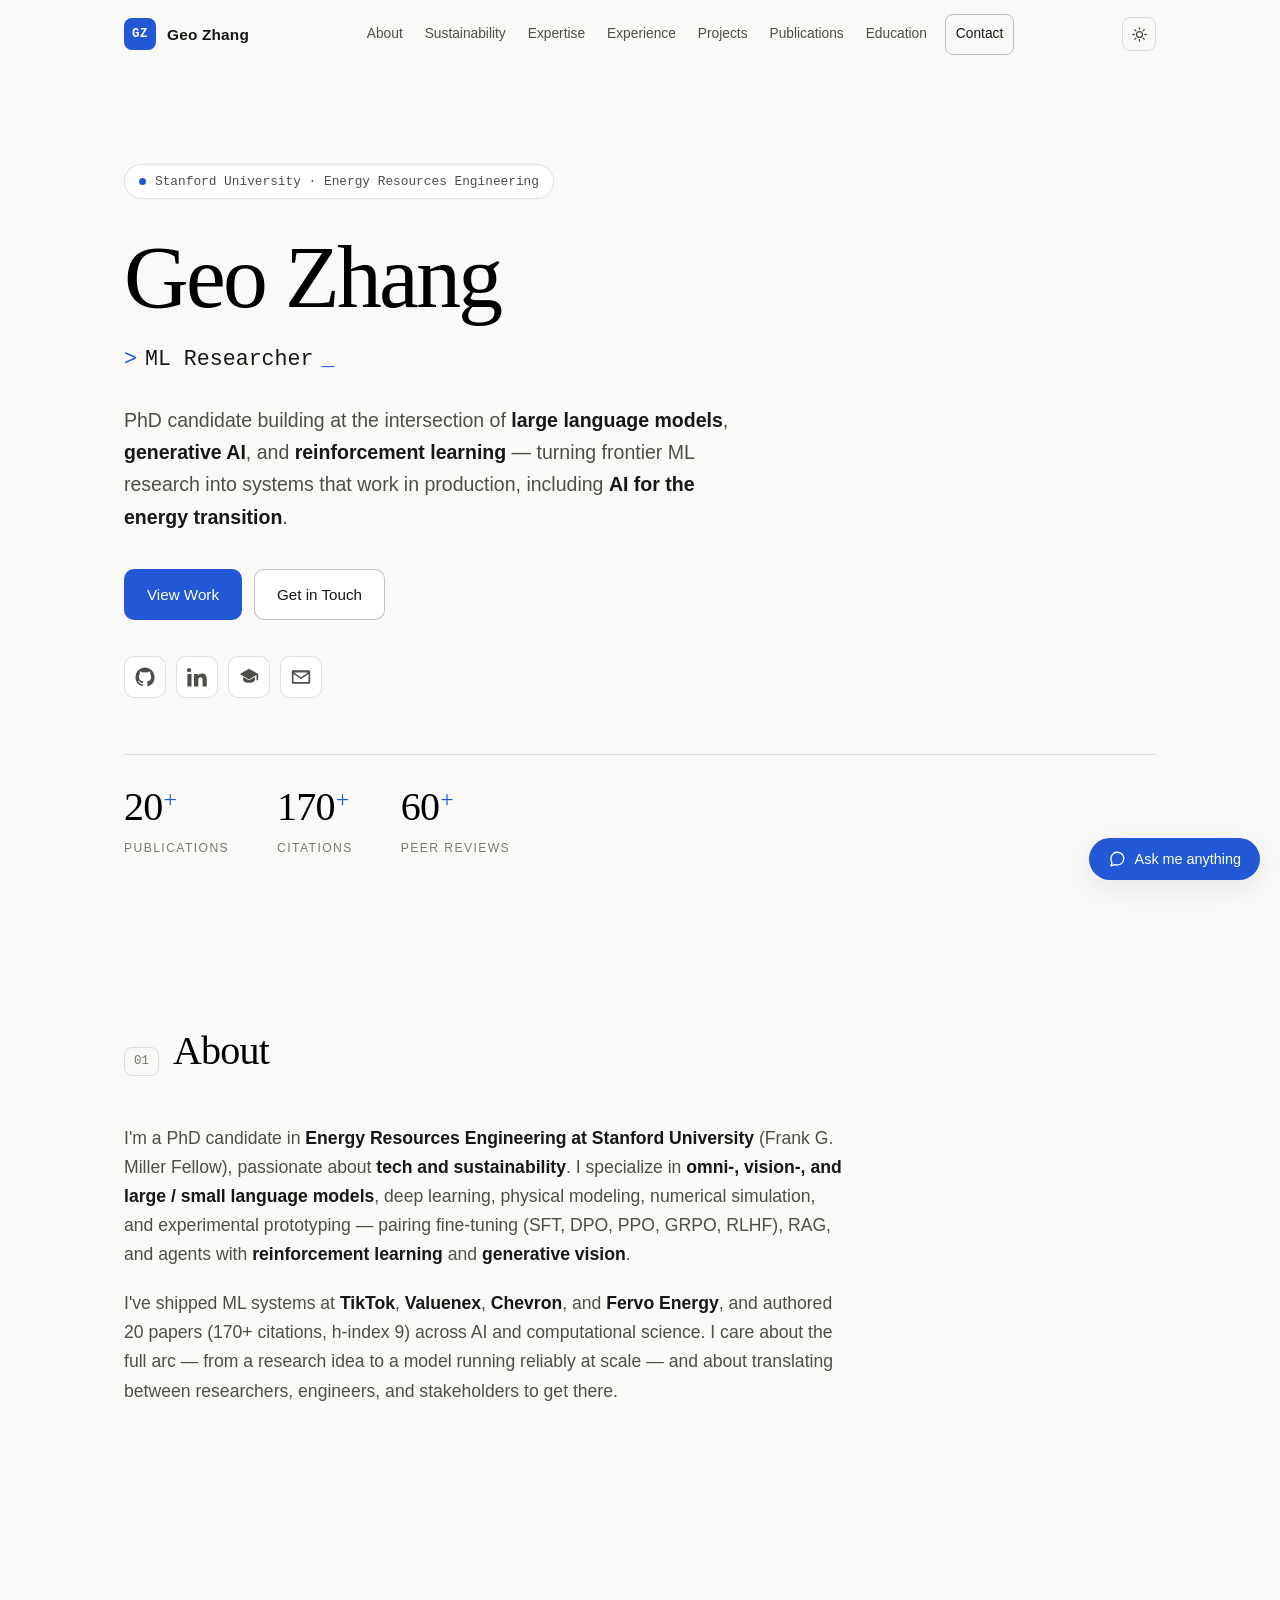
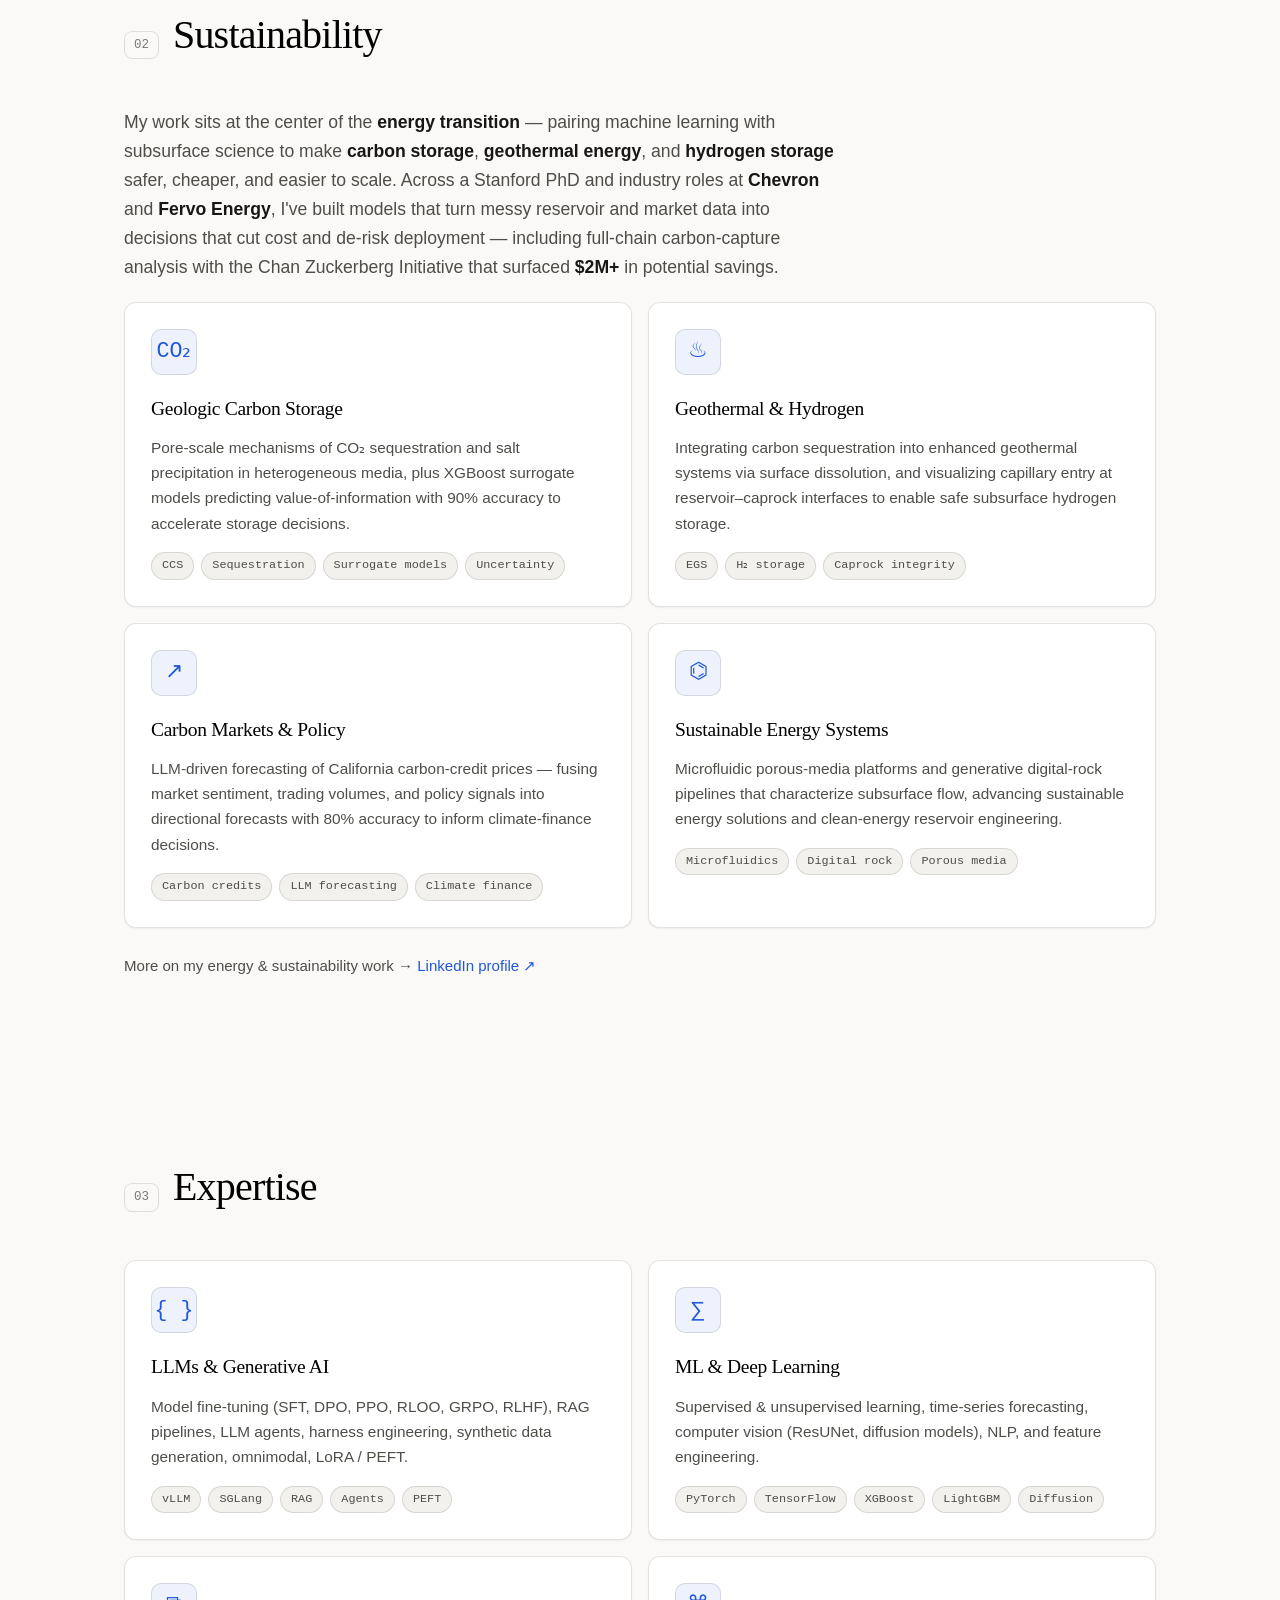
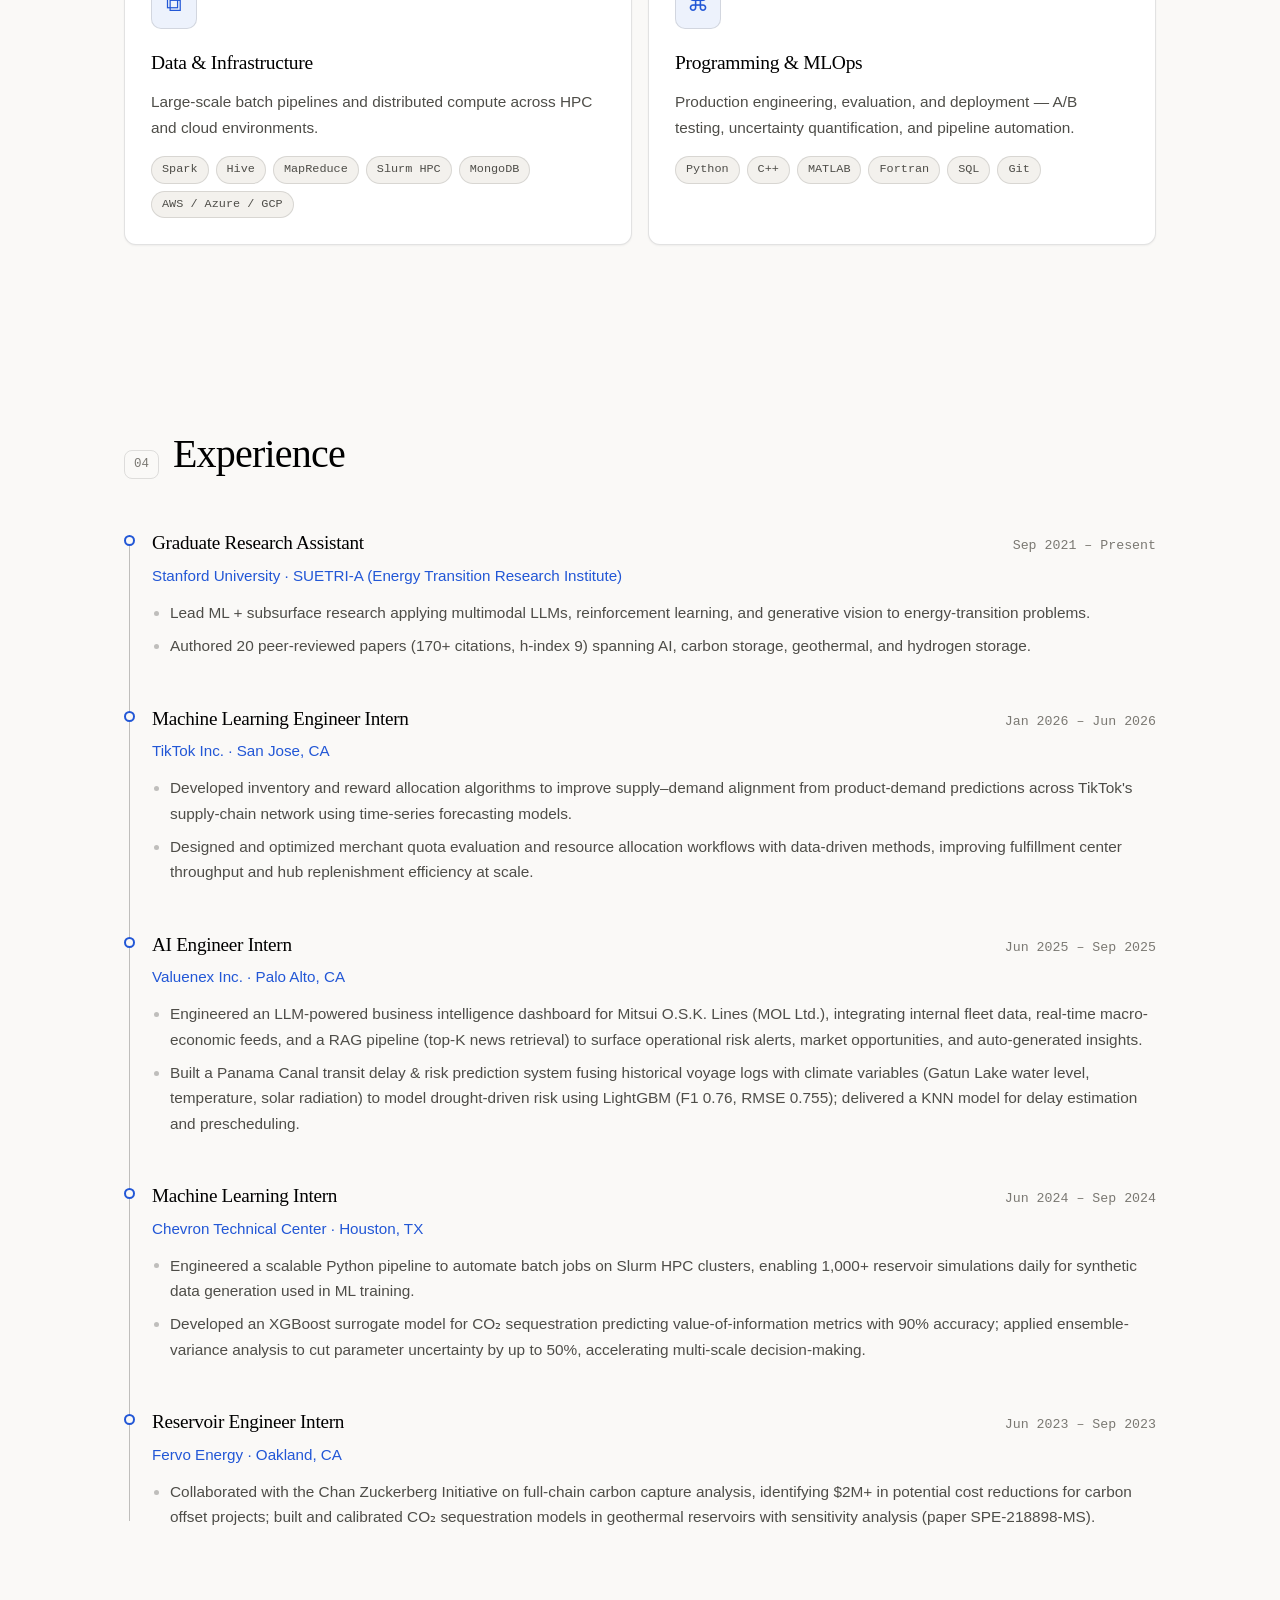
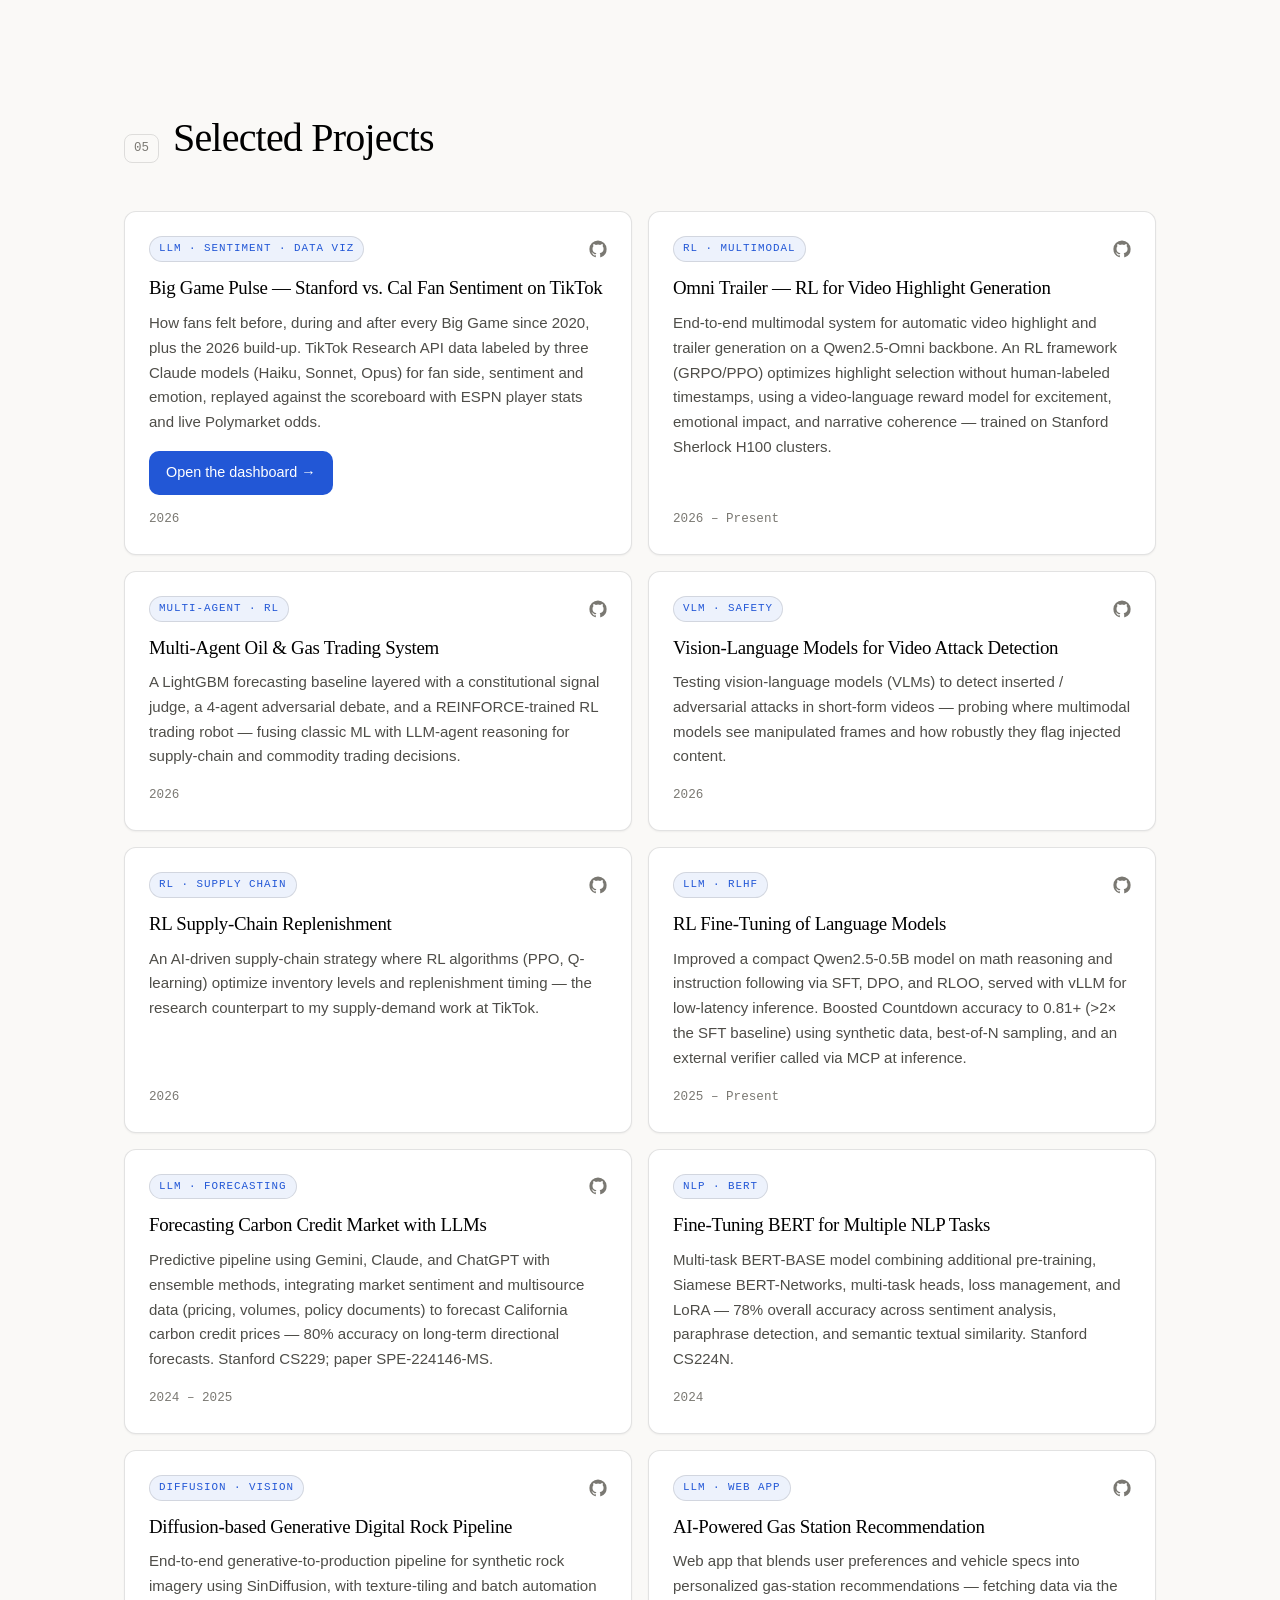
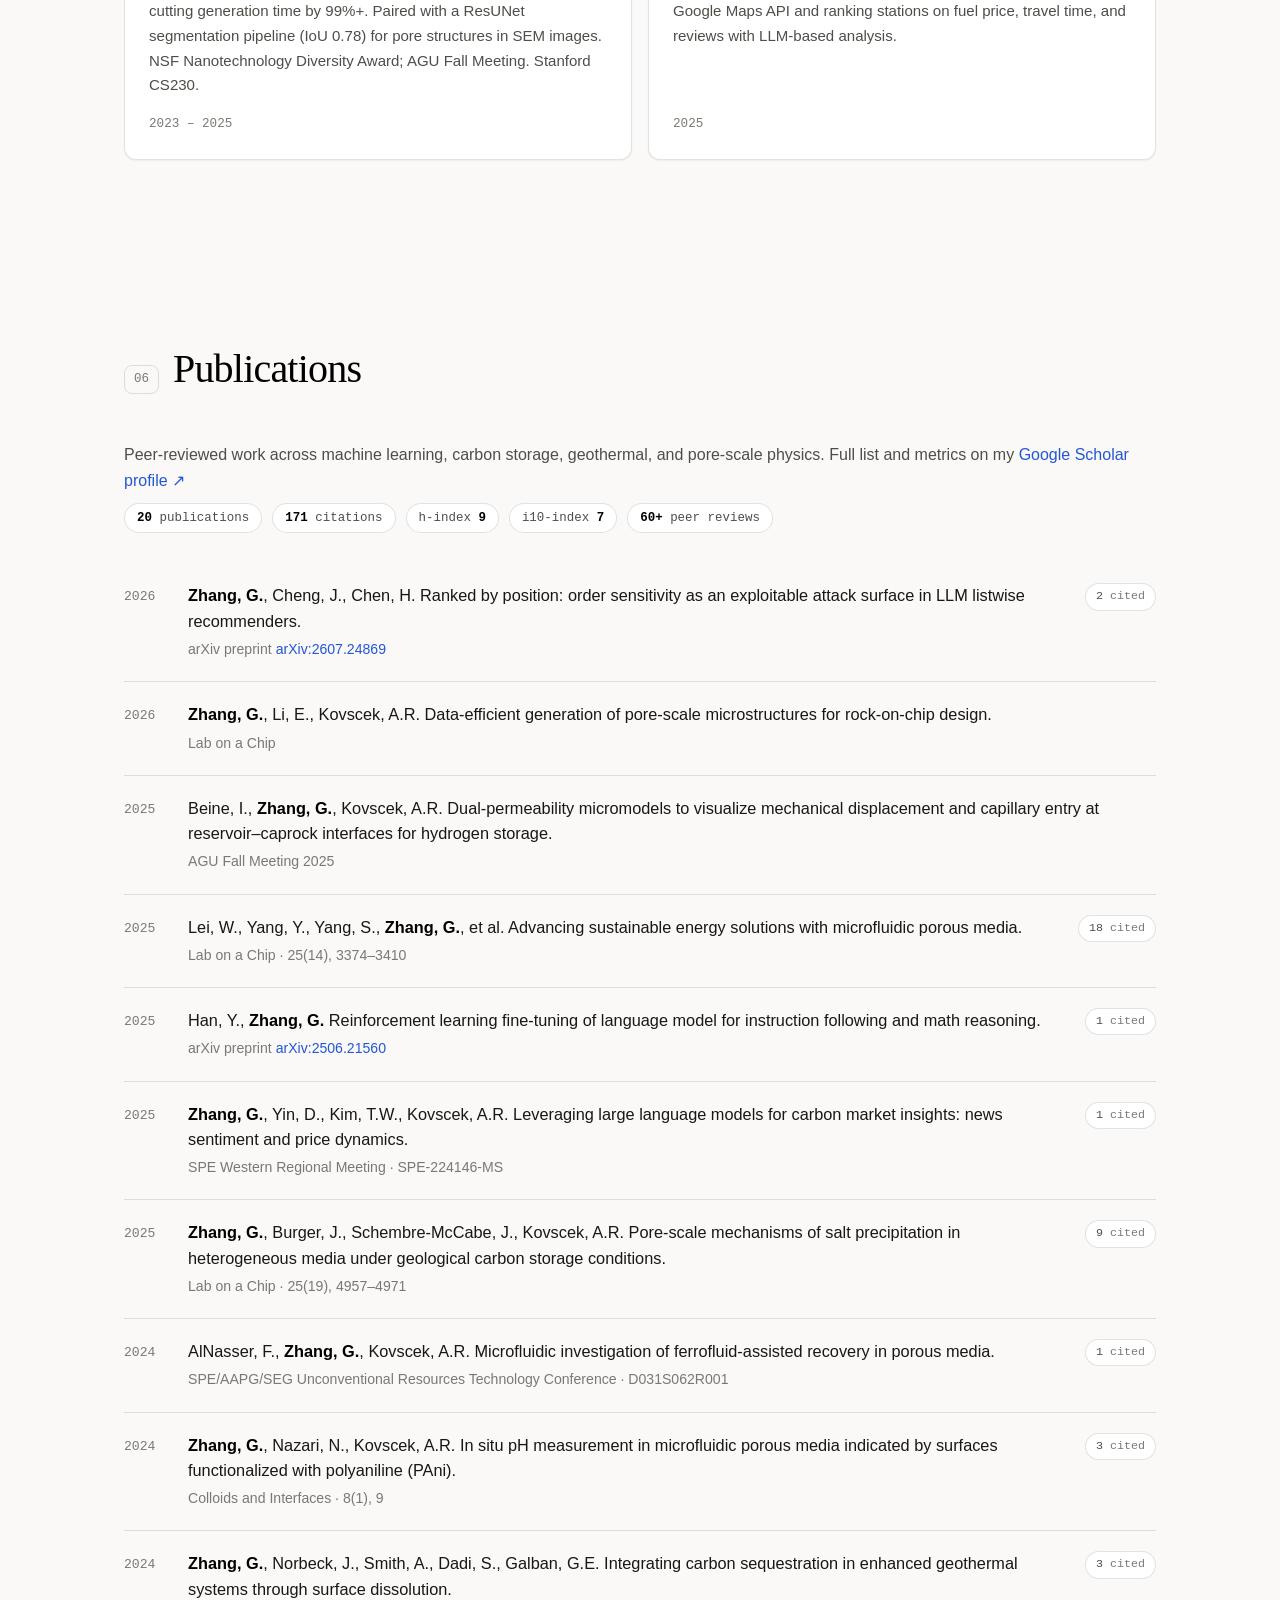
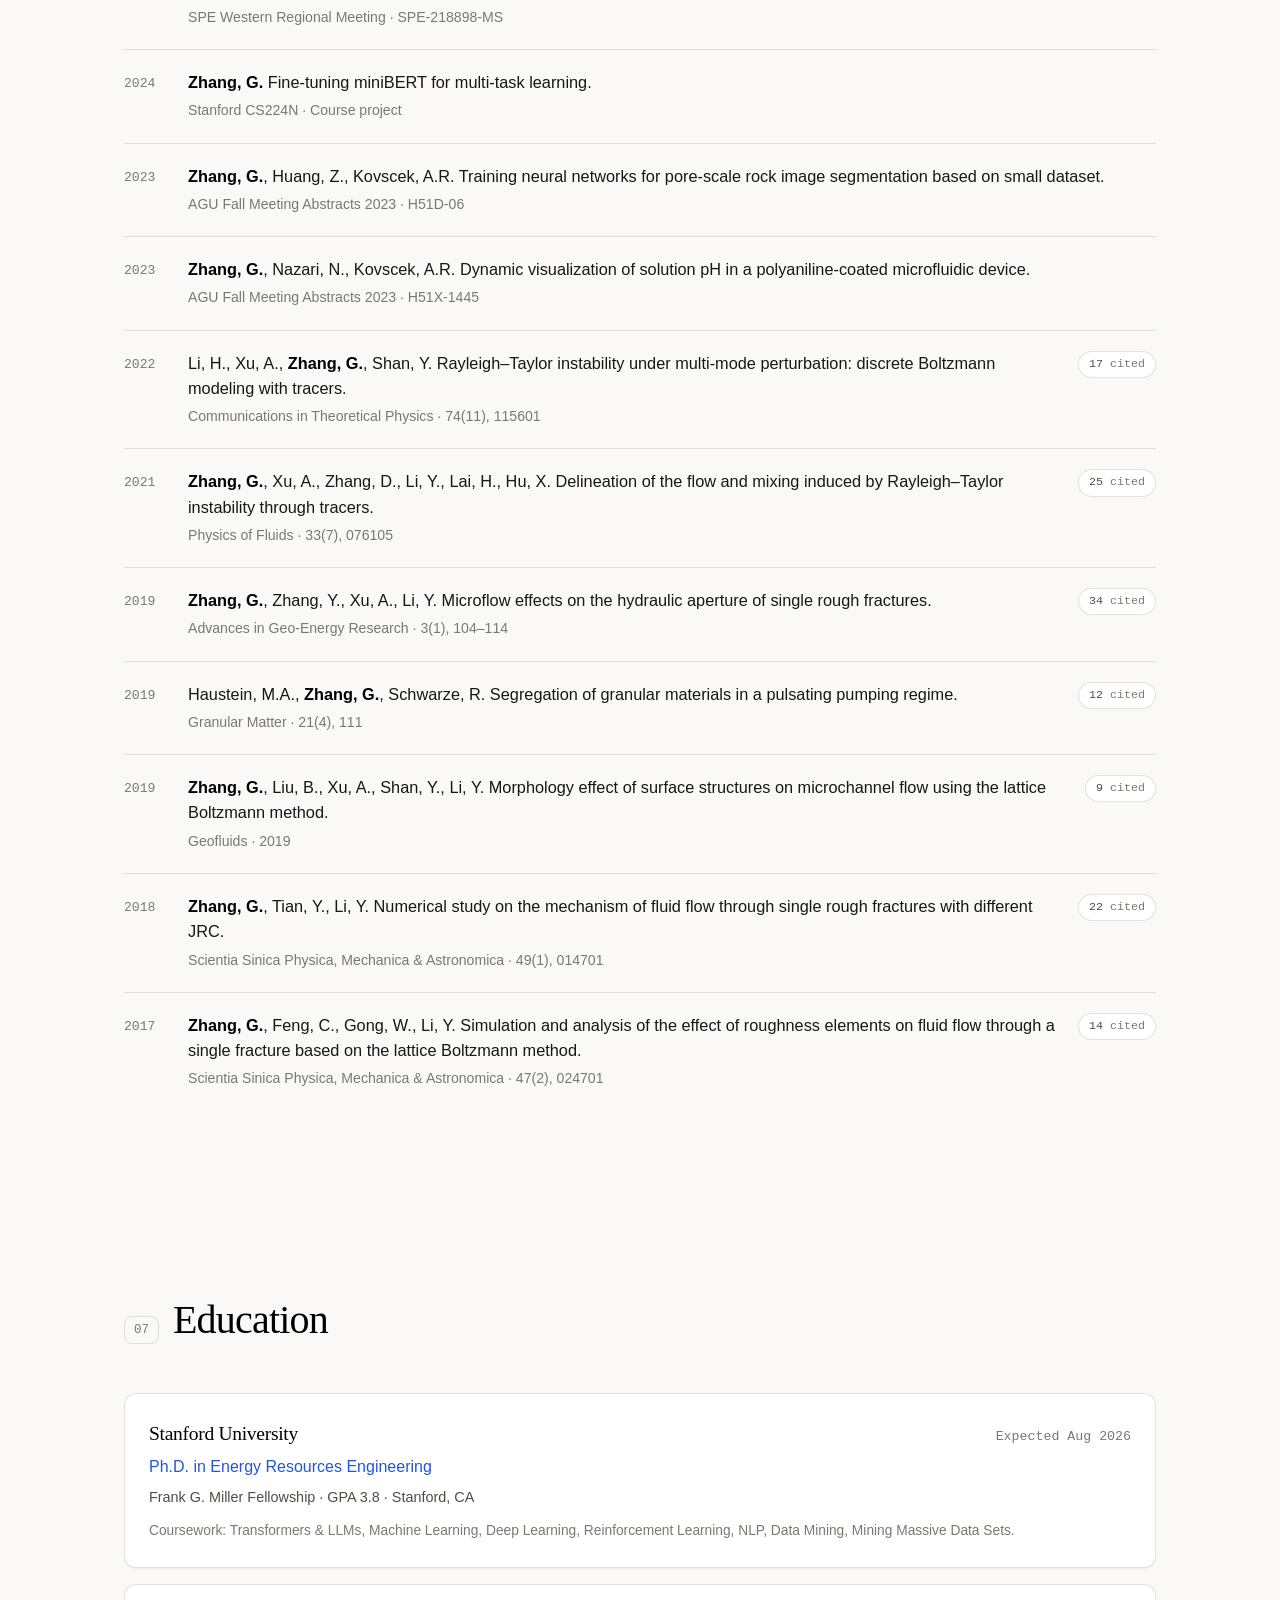
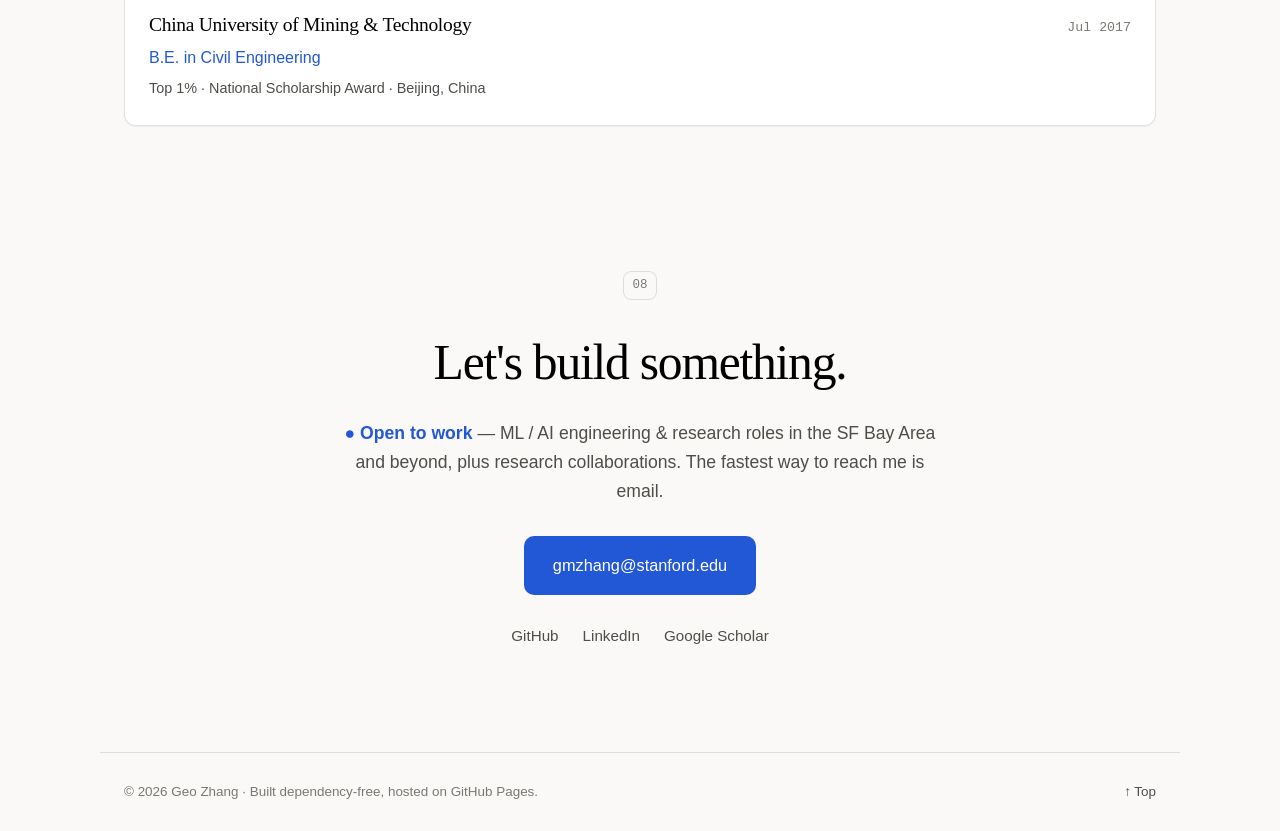
<file: index.html>
<!DOCTYPE html>
<html lang="en">
<head>
  <meta charset="UTF-8" />
  <meta name="viewport" content="width=device-width, initial-scale=1.0" />
  <title>Geo Zhang — ML / AI Researcher & Engineer</title>
  <meta name="description" content="Geo Zhang — PhD candidate at Stanford working on LLMs, generative AI, reinforcement learning, and applied machine learning across research and industry." />
  <meta name="author" content="Geo Zhang" />

  <!-- Open Graph -->
  <meta property="og:type" content="website" />
  <meta property="og:title" content="Geo Zhang — ML / AI Researcher & Engineer" />
  <meta property="og:description" content="Stanford PhD candidate working on LLMs, generative AI, reinforcement learning, and applied machine learning." />
  <meta property="og:url" content="https://geoz-lab.github.io" />

  <meta name="theme-color" content="#faf9f7" media="(prefers-color-scheme: light)" />
  <meta name="theme-color" content="#141413" media="(prefers-color-scheme: dark)" />

  <link rel="icon" type="image/svg+xml" href="favicon.svg" />
  <link rel="stylesheet" href="styles.css" />

  <!-- Apply the saved theme before first paint to avoid a flash. -->
  <script>
    (function () {
      try {
        var t = localStorage.getItem("theme");
        if (t === "light" || t === "dark") document.documentElement.setAttribute("data-theme", t);
      } catch (e) {}
    })();
  </script>
</head>
<body>
  <a class="skip-link" href="#main">Skip to content</a>

  <!-- Progress bar -->
  <div class="scroll-progress" id="scrollProgress" aria-hidden="true"></div>

  <!-- Navigation -->
  <header class="nav" id="nav">
    <div class="nav__inner">
      <a href="#top" class="nav__brand" aria-label="Geo Zhang — home">
        <span class="nav__mark">GZ</span>
        <span class="nav__name">Geo Zhang</span>
      </a>

      <nav class="nav__links" id="navLinks" aria-label="Primary">
        <a href="#about">About</a>
        <a href="#sustainability">Sustainability</a>
        <a href="#expertise">Expertise</a>
        <a href="#experience">Experience</a>
        <a href="#projects">Projects</a>
        <a href="#publications">Publications</a>
        <a href="#education">Education</a>
        <a href="#contact" class="nav__cta">Contact</a>
      </nav>

      <div class="nav__right">
        <button class="nav__theme" id="themeToggle" type="button" aria-label="Switch colour theme">
          <svg class="icon-sun" viewBox="0 0 24 24" fill="none" stroke="currentColor" stroke-width="1.8" stroke-linecap="round" aria-hidden="true">
            <circle cx="12" cy="12" r="4.2"/>
            <path d="M12 2.6v2.1M12 19.3v2.1M2.6 12h2.1M19.3 12h2.1M5.3 5.3l1.5 1.5M17.2 17.2l1.5 1.5M18.7 5.3l-1.5 1.5M6.8 17.2l-1.5 1.5"/>
          </svg>
          <svg class="icon-moon" viewBox="0 0 24 24" fill="none" stroke="currentColor" stroke-width="1.8" stroke-linecap="round" stroke-linejoin="round" aria-hidden="true">
            <path d="M20.5 14.3A8.6 8.6 0 0 1 9.7 3.5a8.6 8.6 0 1 0 10.8 10.8Z"/>
          </svg>
        </button>
        <button class="nav__toggle" id="navToggle" aria-label="Toggle menu" aria-expanded="false" aria-controls="navLinks">
          <span></span><span></span><span></span>
        </button>
      </div>
    </div>
  </header>

  <main id="main">
    <!-- Hero -->
    <section class="hero" id="top">
      <div class="hero__content">
        <p class="hero__eyebrow"><span class="dot"></span> Stanford University · Energy Resources Engineering</p>
        <h1 class="hero__title">Geo&nbsp;Zhang</h1>
        <p class="hero__role">
          <span class="mono">&gt;</span>
          <span class="rotator" id="rotator" aria-live="polite">ML Researcher</span>
          <span class="cursor" aria-hidden="true">_</span>
        </p>
        <p class="hero__lede">
          PhD candidate building at the intersection of <strong>large language models</strong>,
          <strong>generative AI</strong>, and <strong>reinforcement learning</strong> — turning
          frontier ML research into systems that work in production, including
          <strong>AI for the energy transition</strong>.
        </p>

        <div class="hero__actions">
          <a href="#projects" class="btn btn--primary">View Work</a>
          <a href="#contact" class="btn btn--ghost">Get in Touch</a>
        </div>

        <div class="hero__socials">
          <a href="https://github.com/geoz-lab" target="_blank" rel="noopener" aria-label="GitHub" class="iconbtn" data-label="GitHub">
            <svg viewBox="0 0 24 24" width="20" height="20" aria-hidden="true"><path fill="currentColor" d="M12 .5A11.5 11.5 0 0 0 .5 12a11.5 11.5 0 0 0 7.86 10.92c.58.1.79-.25.79-.56v-2c-3.2.7-3.88-1.37-3.88-1.37-.53-1.34-1.29-1.7-1.29-1.7-1.05-.72.08-.7.08-.7 1.16.08 1.77 1.2 1.77 1.2 1.03 1.77 2.71 1.26 3.37.96.1-.75.4-1.26.73-1.55-2.55-.29-5.24-1.28-5.24-5.69 0-1.26.45-2.29 1.19-3.09-.12-.29-.52-1.46.11-3.05 0 0 .97-.31 3.18 1.18a11 11 0 0 1 5.8 0C17.13 5.1 18.1 5.41 18.1 5.41c.63 1.59.23 2.76.11 3.05.74.8 1.19 1.83 1.19 3.09 0 4.42-2.69 5.39-5.25 5.68.41.36.78 1.06.78 2.14v3.17c0 .31.21.67.8.56A11.5 11.5 0 0 0 23.5 12 11.5 11.5 0 0 0 12 .5Z"/></svg>
          </a>
          <a href="https://linkedin.com/in/geozhang" target="_blank" rel="noopener" aria-label="LinkedIn" class="iconbtn" data-label="LinkedIn">
            <svg viewBox="0 0 24 24" width="20" height="20" aria-hidden="true"><path fill="currentColor" d="M4.98 3.5A2.5 2.5 0 1 1 0 3.5a2.5 2.5 0 0 1 4.98 0ZM.5 8.25h4.9V23.5H.5V8.25Zm7.9 0h4.7v2.08h.07c.65-1.23 2.25-2.53 4.63-2.53 4.95 0 5.86 3.26 5.86 7.5v8.2h-4.9v-7.27c0-1.73-.03-3.96-2.41-3.96-2.41 0-2.78 1.88-2.78 3.83v7.4H8.4V8.25Z"/></svg>
          </a>
          <a href="https://scholar.google.com/citations?user=PZgIiEoAAAAJ" target="_blank" rel="noopener" aria-label="Google Scholar" class="iconbtn" data-label="Scholar">
            <svg viewBox="0 0 24 24" width="20" height="20" aria-hidden="true"><path fill="currentColor" d="M12 2 1 8.5 12 15l9-5.32V16h2V8.5L12 2Zm-7 9.9v3.35C5 17.32 8.13 19 12 19s7-1.68 7-3.75V11.9l-7 4.14-7-4.14Z"/></svg>
          </a>
          <a href="mailto:gmzhang@stanford.edu" aria-label="Email" class="iconbtn" data-label="Email">
            <svg viewBox="0 0 24 24" width="20" height="20" aria-hidden="true"><path fill="currentColor" d="M2 4h20a1 1 0 0 1 1 1v14a1 1 0 0 1-1 1H2a1 1 0 0 1-1-1V5a1 1 0 0 1 1-1Zm10 8.2 8.5-5.7H3.5L12 12.2Zm0 2.3L3 8.4V18h18V8.4l-9 6.1Z"/></svg>
          </a>
        </div>
      </div>

      <ul class="hero__stats" aria-label="Highlights">
        <li><span class="num" data-count="20">0</span><span class="plus">+</span><span class="lbl">Publications</span></li>
        <li><span class="num" data-count="170">0</span><span class="plus">+</span><span class="lbl">Citations</span></li>
        <li><span class="num" data-count="60">0</span><span class="plus">+</span><span class="lbl">Peer Reviews</span></li>
      </ul>
    </section>

    <!-- About -->
    <section class="section" id="about">
      <div class="section__head reveal">
        <span class="section__index">01</span>
        <h2 class="section__title">About</h2>
      </div>
      <div class="about reveal">
        <p>
          I'm a PhD candidate in <strong>Energy Resources Engineering at Stanford University</strong>
          (Frank G. Miller Fellow), passionate about <strong>tech and sustainability</strong>. I
          specialize in <strong>omni-, vision-, and large / small language models</strong>, deep
          learning, physical modeling, numerical simulation, and experimental prototyping — pairing
          fine-tuning (SFT, DPO, PPO, GRPO, RLHF), RAG, and agents with
          <strong>reinforcement learning</strong> and <strong>generative vision</strong>.
        </p>
        <p>
          I've shipped ML systems at <strong>TikTok</strong>, <strong>Valuenex</strong>,
          <strong>Chevron</strong>, and <strong>Fervo Energy</strong>, and authored 20 papers
          (170+ citations, h-index 9) across AI and computational science. I care about the full arc — from a
          research idea to a model running reliably at scale — and about translating between
          researchers, engineers, and stakeholders to get there.
        </p>
      </div>
    </section>

    <!-- Sustainability -->
    <section class="section" id="sustainability">
      <div class="section__head reveal">
        <span class="section__index">02</span>
        <h2 class="section__title">Sustainability</h2>
      </div>

      <div class="about reveal">
        <p>
          My work sits at the center of the <strong>energy transition</strong> — pairing machine
          learning with subsurface science to make <strong>carbon storage</strong>,
          <strong>geothermal energy</strong>, and <strong>hydrogen storage</strong> safer, cheaper,
          and easier to scale. Across a Stanford PhD and industry roles at
          <strong>Chevron</strong> and <strong>Fervo Energy</strong>, I've built models that turn
          messy reservoir and market data into decisions that cut cost and de-risk deployment —
          including full-chain carbon-capture analysis with the Chan Zuckerberg Initiative that
          surfaced <strong>$2M+</strong> in potential savings.
        </p>
      </div>

      <div class="cards">
        <article class="card reveal">
          <div class="card__glyph mono">CO₂</div>
          <h3>Geologic Carbon Storage</h3>
          <p>Pore-scale mechanisms of CO₂ sequestration and salt precipitation in heterogeneous media, plus XGBoost surrogate models predicting value-of-information with 90% accuracy to accelerate storage decisions.</p>
          <ul class="tags">
            <li>CCS</li><li>Sequestration</li><li>Surrogate models</li><li>Uncertainty</li>
          </ul>
        </article>

        <article class="card reveal">
          <div class="card__glyph mono">♨</div>
          <h3>Geothermal &amp; Hydrogen</h3>
          <p>Integrating carbon sequestration into enhanced geothermal systems via surface dissolution, and visualizing capillary entry at reservoir–caprock interfaces to enable safe subsurface hydrogen storage.</p>
          <ul class="tags">
            <li>EGS</li><li>H₂ storage</li><li>Caprock integrity</li>
          </ul>
        </article>

        <article class="card reveal">
          <div class="card__glyph mono">↗</div>
          <h3>Carbon Markets &amp; Policy</h3>
          <p>LLM-driven forecasting of California carbon-credit prices — fusing market sentiment, trading volumes, and policy signals into directional forecasts with 80% accuracy to inform climate-finance decisions.</p>
          <ul class="tags">
            <li>Carbon credits</li><li>LLM forecasting</li><li>Climate finance</li>
          </ul>
        </article>

        <article class="card reveal">
          <div class="card__glyph mono">⌬</div>
          <h3>Sustainable Energy Systems</h3>
          <p>Microfluidic porous-media platforms and generative digital-rock pipelines that characterize subsurface flow, advancing sustainable energy solutions and clean-energy reservoir engineering.</p>
          <ul class="tags">
            <li>Microfluidics</li><li>Digital rock</li><li>Porous media</li>
          </ul>
        </article>
      </div>

      <p class="sustain__link reveal">
        More on my energy &amp; sustainability work →
        <a href="https://www.linkedin.com/in/geozhang/" target="_blank" rel="noopener">LinkedIn profile ↗</a>
      </p>
    </section>

    <!-- Expertise -->
    <section class="section" id="expertise">
      <div class="section__head reveal">
        <span class="section__index">03</span>
        <h2 class="section__title">Expertise</h2>
      </div>
      <div class="cards">
        <article class="card reveal">
          <div class="card__glyph mono">{ }</div>
          <h3>LLMs &amp; Generative AI</h3>
          <p>Model fine-tuning (SFT, DPO, PPO, RLOO, GRPO, RLHF), RAG pipelines, LLM agents, harness engineering, synthetic data generation, omnimodal, LoRA / PEFT.</p>
          <ul class="tags">
            <li>vLLM</li><li>SGLang</li><li>RAG</li><li>Agents</li><li>PEFT</li>
          </ul>
        </article>

        <article class="card reveal">
          <div class="card__glyph mono">∑</div>
          <h3>ML &amp; Deep Learning</h3>
          <p>Supervised &amp; unsupervised learning, time-series forecasting, computer vision (ResUNet, diffusion models), NLP, and feature engineering.</p>
          <ul class="tags">
            <li>PyTorch</li><li>TensorFlow</li><li>XGBoost</li><li>LightGBM</li><li>Diffusion</li>
          </ul>
        </article>

        <article class="card reveal">
          <div class="card__glyph mono">⧉</div>
          <h3>Data &amp; Infrastructure</h3>
          <p>Large-scale batch pipelines and distributed compute across HPC and cloud environments.</p>
          <ul class="tags">
            <li>Spark</li><li>Hive</li><li>MapReduce</li><li>Slurm HPC</li><li>MongoDB</li><li>AWS / Azure / GCP</li>
          </ul>
        </article>

        <article class="card reveal">
          <div class="card__glyph mono">⌘</div>
          <h3>Programming &amp; MLOps</h3>
          <p>Production engineering, evaluation, and deployment — A/B testing, uncertainty quantification, and pipeline automation.</p>
          <ul class="tags">
            <li>Python</li><li>C++</li><li>MATLAB</li><li>Fortran</li><li>SQL</li><li>Git</li>
          </ul>
        </article>
      </div>
    </section>

    <!-- Experience -->
    <section class="section" id="experience">
      <div class="section__head reveal">
        <span class="section__index">04</span>
        <h2 class="section__title">Experience</h2>
      </div>
      <ol class="timeline">
        <li class="timeline__item reveal">
          <div class="timeline__dot" aria-hidden="true"></div>
          <div class="timeline__body">
            <div class="timeline__top">
              <h3>Graduate Research Assistant</h3>
              <span class="timeline__date mono">Sep 2021 – Present</span>
            </div>
            <p class="timeline__org">Stanford University · SUETRI-A (Energy Transition Research Institute)</p>
            <ul>
              <li>Lead ML + subsurface research applying multimodal LLMs, reinforcement learning, and generative vision to energy-transition problems.</li>
              <li>Authored 20 peer-reviewed papers (170+ citations, h-index 9) spanning AI, carbon storage, geothermal, and hydrogen storage.</li>
            </ul>
          </div>
        </li>

        <li class="timeline__item reveal">
          <div class="timeline__dot" aria-hidden="true"></div>
          <div class="timeline__body">
            <div class="timeline__top">
              <h3>Machine Learning Engineer Intern</h3>
              <span class="timeline__date mono">Jan 2026 – Jun 2026</span>
            </div>
            <p class="timeline__org">TikTok Inc. · San Jose, CA</p>
            <ul>
              <li>Developed inventory and reward allocation algorithms to improve supply–demand alignment from product-demand predictions across TikTok's supply-chain network using time-series forecasting models.</li>
              <li>Designed and optimized merchant quota evaluation and resource allocation workflows with data-driven methods, improving fulfillment center throughput and hub replenishment efficiency at scale.</li>
            </ul>
          </div>
        </li>

        <li class="timeline__item reveal">
          <div class="timeline__dot" aria-hidden="true"></div>
          <div class="timeline__body">
            <div class="timeline__top">
              <h3>AI Engineer Intern</h3>
              <span class="timeline__date mono">Jun 2025 – Sep 2025</span>
            </div>
            <p class="timeline__org">Valuenex Inc. · Palo Alto, CA</p>
            <ul>
              <li>Engineered an LLM-powered business intelligence dashboard for Mitsui O.S.K. Lines (MOL Ltd.), integrating internal fleet data, real-time macro-economic feeds, and a RAG pipeline (top-K news retrieval) to surface operational risk alerts, market opportunities, and auto-generated insights.</li>
              <li>Built a Panama Canal transit delay &amp; risk prediction system fusing historical voyage logs with climate variables (Gatun Lake water level, temperature, solar radiation) to model drought-driven risk using LightGBM (F1 0.76, RMSE 0.755); delivered a KNN model for delay estimation and prescheduling.</li>
            </ul>
          </div>
        </li>

        <li class="timeline__item reveal">
          <div class="timeline__dot" aria-hidden="true"></div>
          <div class="timeline__body">
            <div class="timeline__top">
              <h3>Machine Learning Intern</h3>
              <span class="timeline__date mono">Jun 2024 – Sep 2024</span>
            </div>
            <p class="timeline__org">Chevron Technical Center · Houston, TX</p>
            <ul>
              <li>Engineered a scalable Python pipeline to automate batch jobs on Slurm HPC clusters, enabling 1,000+ reservoir simulations daily for synthetic data generation used in ML training.</li>
              <li>Developed an XGBoost surrogate model for CO₂ sequestration predicting value-of-information metrics with 90% accuracy; applied ensemble-variance analysis to cut parameter uncertainty by up to 50%, accelerating multi-scale decision-making.</li>
            </ul>
          </div>
        </li>

        <li class="timeline__item reveal">
          <div class="timeline__dot" aria-hidden="true"></div>
          <div class="timeline__body">
            <div class="timeline__top">
              <h3>Reservoir Engineer Intern</h3>
              <span class="timeline__date mono">Jun 2023 – Sep 2023</span>
            </div>
            <p class="timeline__org">Fervo Energy · Oakland, CA</p>
            <ul>
              <li>Collaborated with the Chan Zuckerberg Initiative on full-chain carbon capture analysis, identifying $2M+ in potential cost reductions for carbon offset projects; built and calibrated CO₂ sequestration models in geothermal reservoirs with sensitivity analysis (paper SPE-218898-MS).</li>
            </ul>
          </div>
        </li>
      </ol>
    </section>

    <!-- Projects -->
    <section class="section" id="projects">
      <div class="section__head reveal">
        <span class="section__index">05</span>
        <h2 class="section__title">Selected Projects</h2>
      </div>
      <div class="projects">
        <article class="project reveal">
          <div class="project__top">
            <span class="project__tag mono">LLM · Sentiment · Data Viz</span>
            <a href="https://github.com/geoz-lab/Stanford-Cal_Big-Game-Pulse" target="_blank" rel="noopener" class="project__repo" aria-label="View repository">
              <svg viewBox="0 0 24 24" width="18" height="18" aria-hidden="true"><path fill="currentColor" d="M12 .5A11.5 11.5 0 0 0 .5 12a11.5 11.5 0 0 0 7.86 10.92c.58.1.79-.25.79-.56v-2c-3.2.7-3.88-1.37-3.88-1.37-.53-1.34-1.29-1.7-1.29-1.7-1.05-.72.08-.7.08-.7 1.16.08 1.77 1.2 1.77 1.2 1.03 1.77 2.71 1.26 3.37.96.1-.75.4-1.26.73-1.55-2.55-.29-5.24-1.28-5.24-5.69 0-1.26.45-2.29 1.19-3.09-.12-.29-.52-1.46.11-3.05 0 0 .97-.31 3.18 1.18a11 11 0 0 1 5.8 0C17.13 5.1 18.1 5.41 18.1 5.41c.63 1.59.23 2.76.11 3.05.74.8 1.19 1.83 1.19 3.09 0 4.42-2.69 5.39-5.25 5.68.41.36.78 1.06.78 2.14v3.17c0 .31.21.67.8.56A11.5 11.5 0 0 0 23.5 12 11.5 11.5 0 0 0 12 .5Z"/></svg>
            </a>
          </div>
          <h3>Big Game Pulse — Stanford vs. Cal Fan Sentiment on TikTok</h3>
          <p>How fans felt before, during and after every Big Game since 2020, plus the 2026 build-up. TikTok Research API data labeled by three Claude models (Haiku, Sonnet, Opus) for fan side, sentiment and emotion, replayed against the scoreboard with ESPN player stats and live Polymarket odds.</p>
          <a href="big-game/" class="btn btn--primary project__cta">Open the dashboard →</a>
          <span class="project__date mono">2026</span>
        </article>

        <article class="project reveal">
          <div class="project__top">
            <span class="project__tag mono">RL · Multimodal</span>
            <a href="https://github.com/geoz-lab/Omni_Trailer_Pick_the_Video_Highlight" target="_blank" rel="noopener" class="project__repo" aria-label="View repository">
              <svg viewBox="0 0 24 24" width="18" height="18" aria-hidden="true"><path fill="currentColor" d="M12 .5A11.5 11.5 0 0 0 .5 12a11.5 11.5 0 0 0 7.86 10.92c.58.1.79-.25.79-.56v-2c-3.2.7-3.88-1.37-3.88-1.37-.53-1.34-1.29-1.7-1.29-1.7-1.05-.72.08-.7.08-.7 1.16.08 1.77 1.2 1.77 1.2 1.03 1.77 2.71 1.26 3.37.96.1-.75.4-1.26.73-1.55-2.55-.29-5.24-1.28-5.24-5.69 0-1.26.45-2.29 1.19-3.09-.12-.29-.52-1.46.11-3.05 0 0 .97-.31 3.18 1.18a11 11 0 0 1 5.8 0C17.13 5.1 18.1 5.41 18.1 5.41c.63 1.59.23 2.76.11 3.05.74.8 1.19 1.83 1.19 3.09 0 4.42-2.69 5.39-5.25 5.68.41.36.78 1.06.78 2.14v3.17c0 .31.21.67.8.56A11.5 11.5 0 0 0 23.5 12 11.5 11.5 0 0 0 12 .5Z"/></svg>
            </a>
          </div>
          <h3>Omni Trailer — RL for Video Highlight Generation</h3>
          <p>End-to-end multimodal system for automatic video highlight and trailer generation on a Qwen2.5-Omni backbone. An RL framework (GRPO/PPO) optimizes highlight selection without human-labeled timestamps, using a video-language reward model for excitement, emotional impact, and narrative coherence — trained on Stanford Sherlock H100 clusters.</p>
          <span class="project__date mono">2026 – Present</span>
        </article>

        <article class="project reveal">
          <div class="project__top">
            <span class="project__tag mono">Multi-Agent · RL</span>
            <a href="https://github.com/geoz-lab/oil-gas-trade" target="_blank" rel="noopener" class="project__repo" aria-label="View repository">
              <svg viewBox="0 0 24 24" width="18" height="18" aria-hidden="true"><path fill="currentColor" d="M12 .5A11.5 11.5 0 0 0 .5 12a11.5 11.5 0 0 0 7.86 10.92c.58.1.79-.25.79-.56v-2c-3.2.7-3.88-1.37-3.88-1.37-.53-1.34-1.29-1.7-1.29-1.7-1.05-.72.08-.7.08-.7 1.16.08 1.77 1.2 1.77 1.2 1.03 1.77 2.71 1.26 3.37.96.1-.75.4-1.26.73-1.55-2.55-.29-5.24-1.28-5.24-5.69 0-1.26.45-2.29 1.19-3.09-.12-.29-.52-1.46.11-3.05 0 0 .97-.31 3.18 1.18a11 11 0 0 1 5.8 0C17.13 5.1 18.1 5.41 18.1 5.41c.63 1.59.23 2.76.11 3.05.74.8 1.19 1.83 1.19 3.09 0 4.42-2.69 5.39-5.25 5.68.41.36.78 1.06.78 2.14v3.17c0 .31.21.67.8.56A11.5 11.5 0 0 0 23.5 12 11.5 11.5 0 0 0 12 .5Z"/></svg>
            </a>
          </div>
          <h3>Multi-Agent Oil &amp; Gas Trading System</h3>
          <p>A LightGBM forecasting baseline layered with a constitutional signal judge, a 4-agent adversarial debate, and a REINFORCE-trained RL trading robot — fusing classic ML with LLM-agent reasoning for supply-chain and commodity trading decisions.</p>
          <span class="project__date mono">2026</span>
        </article>

        <article class="project reveal">
          <div class="project__top">
            <span class="project__tag mono">VLM · Safety</span>
            <a href="https://github.com/geoz-lab/VLM" target="_blank" rel="noopener" class="project__repo" aria-label="View repository">
              <svg viewBox="0 0 24 24" width="18" height="18" aria-hidden="true"><path fill="currentColor" d="M12 .5A11.5 11.5 0 0 0 .5 12a11.5 11.5 0 0 0 7.86 10.92c.58.1.79-.25.79-.56v-2c-3.2.7-3.88-1.37-3.88-1.37-.53-1.34-1.29-1.7-1.29-1.7-1.05-.72.08-.7.08-.7 1.16.08 1.77 1.2 1.77 1.2 1.03 1.77 2.71 1.26 3.37.96.1-.75.4-1.26.73-1.55-2.55-.29-5.24-1.28-5.24-5.69 0-1.26.45-2.29 1.19-3.09-.12-.29-.52-1.46.11-3.05 0 0 .97-.31 3.18 1.18a11 11 0 0 1 5.8 0C17.13 5.1 18.1 5.41 18.1 5.41c.63 1.59.23 2.76.11 3.05.74.8 1.19 1.83 1.19 3.09 0 4.42-2.69 5.39-5.25 5.68.41.36.78 1.06.78 2.14v3.17c0 .31.21.67.8.56A11.5 11.5 0 0 0 23.5 12 11.5 11.5 0 0 0 12 .5Z"/></svg>
            </a>
          </div>
          <h3>Vision-Language Models for Video Attack Detection</h3>
          <p>Testing vision-language models (VLMs) to detect inserted / adversarial attacks in short-form videos — probing where multimodal models see manipulated frames and how robustly they flag injected content.</p>
          <span class="project__date mono">2026</span>
        </article>

        <article class="project reveal">
          <div class="project__top">
            <span class="project__tag mono">RL · Supply Chain</span>
            <a href="https://github.com/geoz-lab/RL_supply_chain_goods_replenishment" target="_blank" rel="noopener" class="project__repo" aria-label="View repository">
              <svg viewBox="0 0 24 24" width="18" height="18" aria-hidden="true"><path fill="currentColor" d="M12 .5A11.5 11.5 0 0 0 .5 12a11.5 11.5 0 0 0 7.86 10.92c.58.1.79-.25.79-.56v-2c-3.2.7-3.88-1.37-3.88-1.37-.53-1.34-1.29-1.7-1.29-1.7-1.05-.72.08-.7.08-.7 1.16.08 1.77 1.2 1.77 1.2 1.03 1.77 2.71 1.26 3.37.96.1-.75.4-1.26.73-1.55-2.55-.29-5.24-1.28-5.24-5.69 0-1.26.45-2.29 1.19-3.09-.12-.29-.52-1.46.11-3.05 0 0 .97-.31 3.18 1.18a11 11 0 0 1 5.8 0C17.13 5.1 18.1 5.41 18.1 5.41c.63 1.59.23 2.76.11 3.05.74.8 1.19 1.83 1.19 3.09 0 4.42-2.69 5.39-5.25 5.68.41.36.78 1.06.78 2.14v3.17c0 .31.21.67.8.56A11.5 11.5 0 0 0 23.5 12 11.5 11.5 0 0 0 12 .5Z"/></svg>
            </a>
          </div>
          <h3>RL Supply-Chain Replenishment</h3>
          <p>An AI-driven supply-chain strategy where RL algorithms (PPO, Q-learning) optimize inventory levels and replenishment timing — the research counterpart to my supply-demand work at TikTok.</p>
          <span class="project__date mono">2026</span>
        </article>

        <article class="project reveal">
          <div class="project__top">
            <span class="project__tag mono">LLM · RLHF</span>
            <a href="https://github.com/geoz-lab/LLM-Reinforcement-Learning" target="_blank" rel="noopener" class="project__repo" aria-label="View repository">
              <svg viewBox="0 0 24 24" width="18" height="18" aria-hidden="true"><path fill="currentColor" d="M12 .5A11.5 11.5 0 0 0 .5 12a11.5 11.5 0 0 0 7.86 10.92c.58.1.79-.25.79-.56v-2c-3.2.7-3.88-1.37-3.88-1.37-.53-1.34-1.29-1.7-1.29-1.7-1.05-.72.08-.7.08-.7 1.16.08 1.77 1.2 1.77 1.2 1.03 1.77 2.71 1.26 3.37.96.1-.75.4-1.26.73-1.55-2.55-.29-5.24-1.28-5.24-5.69 0-1.26.45-2.29 1.19-3.09-.12-.29-.52-1.46.11-3.05 0 0 .97-.31 3.18 1.18a11 11 0 0 1 5.8 0C17.13 5.1 18.1 5.41 18.1 5.41c.63 1.59.23 2.76.11 3.05.74.8 1.19 1.83 1.19 3.09 0 4.42-2.69 5.39-5.25 5.68.41.36.78 1.06.78 2.14v3.17c0 .31.21.67.8.56A11.5 11.5 0 0 0 23.5 12 11.5 11.5 0 0 0 12 .5Z"/></svg>
            </a>
          </div>
          <h3>RL Fine-Tuning of Language Models</h3>
          <p>Improved a compact Qwen2.5-0.5B model on math reasoning and instruction following via SFT, DPO, and RLOO, served with vLLM for low-latency inference. Boosted Countdown accuracy to 0.81+ (&gt;2× the SFT baseline) using synthetic data, best-of-N sampling, and an external verifier called via MCP at inference.</p>
          <span class="project__date mono">2025 – Present</span>
        </article>

        <article class="project reveal">
          <div class="project__top">
            <span class="project__tag mono">LLM · Forecasting</span>
            <a href="https://github.com/geoz-lab/Carbon_Intelligence_Using_LLMs" target="_blank" rel="noopener" class="project__repo" aria-label="View repository">
              <svg viewBox="0 0 24 24" width="18" height="18" aria-hidden="true"><path fill="currentColor" d="M12 .5A11.5 11.5 0 0 0 .5 12a11.5 11.5 0 0 0 7.86 10.92c.58.1.79-.25.79-.56v-2c-3.2.7-3.88-1.37-3.88-1.37-.53-1.34-1.29-1.7-1.29-1.7-1.05-.72.08-.7.08-.7 1.16.08 1.77 1.2 1.77 1.2 1.03 1.77 2.71 1.26 3.37.96.1-.75.4-1.26.73-1.55-2.55-.29-5.24-1.28-5.24-5.69 0-1.26.45-2.29 1.19-3.09-.12-.29-.52-1.46.11-3.05 0 0 .97-.31 3.18 1.18a11 11 0 0 1 5.8 0C17.13 5.1 18.1 5.41 18.1 5.41c.63 1.59.23 2.76.11 3.05.74.8 1.19 1.83 1.19 3.09 0 4.42-2.69 5.39-5.25 5.68.41.36.78 1.06.78 2.14v3.17c0 .31.21.67.8.56A11.5 11.5 0 0 0 23.5 12 11.5 11.5 0 0 0 12 .5Z"/></svg>
            </a>
          </div>
          <h3>Forecasting Carbon Credit Market with LLMs</h3>
          <p>Predictive pipeline using Gemini, Claude, and ChatGPT with ensemble methods, integrating market sentiment and multisource data (pricing, volumes, policy documents) to forecast California carbon credit prices — 80% accuracy on long-term directional forecasts. Stanford CS229; paper SPE-224146-MS.</p>
          <span class="project__date mono">2024 – 2025</span>
        </article>

        <article class="project reveal">
          <div class="project__top">
            <span class="project__tag mono">NLP · BERT</span>
          </div>
          <h3>Fine-Tuning BERT for Multiple NLP Tasks</h3>
          <p>Multi-task BERT-BASE model combining additional pre-training, Siamese BERT-Networks, multi-task heads, loss management, and LoRA — 78% overall accuracy across sentiment analysis, paraphrase detection, and semantic textual similarity. Stanford CS224N.</p>
          <span class="project__date mono">2024</span>
        </article>

        <article class="project reveal">
          <div class="project__top">
            <span class="project__tag mono">Diffusion · Vision</span>
            <a href="https://github.com/geoz-lab/rock-gen-texture-pipeline" target="_blank" rel="noopener" class="project__repo" aria-label="View repository">
              <svg viewBox="0 0 24 24" width="18" height="18" aria-hidden="true"><path fill="currentColor" d="M12 .5A11.5 11.5 0 0 0 .5 12a11.5 11.5 0 0 0 7.86 10.92c.58.1.79-.25.79-.56v-2c-3.2.7-3.88-1.37-3.88-1.37-.53-1.34-1.29-1.7-1.29-1.7-1.05-.72.08-.7.08-.7 1.16.08 1.77 1.2 1.77 1.2 1.03 1.77 2.71 1.26 3.37.96.1-.75.4-1.26.73-1.55-2.55-.29-5.24-1.28-5.24-5.69 0-1.26.45-2.29 1.19-3.09-.12-.29-.52-1.46.11-3.05 0 0 .97-.31 3.18 1.18a11 11 0 0 1 5.8 0C17.13 5.1 18.1 5.41 18.1 5.41c.63 1.59.23 2.76.11 3.05.74.8 1.19 1.83 1.19 3.09 0 4.42-2.69 5.39-5.25 5.68.41.36.78 1.06.78 2.14v3.17c0 .31.21.67.8.56A11.5 11.5 0 0 0 23.5 12 11.5 11.5 0 0 0 12 .5Z"/></svg>
            </a>
          </div>
          <h3>Diffusion-based Generative Digital Rock Pipeline</h3>
          <p>End-to-end generative-to-production pipeline for synthetic rock imagery using SinDiffusion, with texture-tiling and batch automation cutting generation time by 99%+. Paired with a ResUNet segmentation pipeline (IoU 0.78) for pore structures in SEM images. NSF Nanotechnology Diversity Award; AGU Fall Meeting. Stanford CS230.</p>
          <span class="project__date mono">2023 – 2025</span>
        </article>

        <article class="project reveal">
          <div class="project__top">
            <span class="project__tag mono">LLM · Web App</span>
            <a href="https://github.com/geoz-lab/gas-station-recommendation" target="_blank" rel="noopener" class="project__repo" aria-label="View repository">
              <svg viewBox="0 0 24 24" width="18" height="18" aria-hidden="true"><path fill="currentColor" d="M12 .5A11.5 11.5 0 0 0 .5 12a11.5 11.5 0 0 0 7.86 10.92c.58.1.79-.25.79-.56v-2c-3.2.7-3.88-1.37-3.88-1.37-.53-1.34-1.29-1.7-1.29-1.7-1.05-.72.08-.7.08-.7 1.16.08 1.77 1.2 1.77 1.2 1.03 1.77 2.71 1.26 3.37.96.1-.75.4-1.26.73-1.55-2.55-.29-5.24-1.28-5.24-5.69 0-1.26.45-2.29 1.19-3.09-.12-.29-.52-1.46.11-3.05 0 0 .97-.31 3.18 1.18a11 11 0 0 1 5.8 0C17.13 5.1 18.1 5.41 18.1 5.41c.63 1.59.23 2.76.11 3.05.74.8 1.19 1.83 1.19 3.09 0 4.42-2.69 5.39-5.25 5.68.41.36.78 1.06.78 2.14v3.17c0 .31.21.67.8.56A11.5 11.5 0 0 0 23.5 12 11.5 11.5 0 0 0 12 .5Z"/></svg>
            </a>
          </div>
          <h3>AI-Powered Gas Station Recommendation</h3>
          <p>Web app that blends user preferences and vehicle specs into personalized gas-station recommendations — fetching data via the Google Maps API and ranking stations on fuel price, travel time, and reviews with LLM-based analysis.</p>
          <span class="project__date mono">2025</span>
        </article>
      </div>
    </section>

    <!-- Publications -->
    <section class="section" id="publications">
      <div class="section__head reveal">
        <span class="section__index">06</span>
        <h2 class="section__title">Publications</h2>
      </div>
      <p class="pub__profile reveal">
        Peer-reviewed work across machine learning, carbon storage, geothermal, and pore-scale physics.
        Full list and metrics on my <a href="https://scholar.google.com/citations?user=PZgIiEoAAAAJ" target="_blank" rel="noopener">Google Scholar profile ↗</a>
      </p>
      <ul class="pub__metrics reveal">
        <li><b>20</b> publications</li>
        <li><b>171</b> citations</li>
        <li>h-index <b>9</b></li>
        <li>i10-index <b>7</b></li>
        <li><b>60+</b> peer reviews</li>
      </ul>
      <ol class="pubs">
        <li class="pub reveal">
          <span class="pub__year mono">2026</span>
          <div class="pub__body">
            <p class="pub__title"><strong>Zhang, G.</strong>, Cheng, J., Chen, H. Ranked by position: order sensitivity as an exploitable attack surface in LLM listwise recommenders.</p>
            <p class="pub__venue">arXiv preprint <a href="https://arxiv.org/abs/2607.24869" target="_blank" rel="noopener">arXiv:2607.24869</a></p>
          </div>
          <span class="pub__cites mono" title="Citations">2</span>
        </li>
        <li class="pub reveal">
          <span class="pub__year mono">2026</span>
          <div class="pub__body">
            <p class="pub__title"><strong>Zhang, G.</strong>, Li, E., Kovscek, A.R. Data-efficient generation of pore-scale microstructures for rock-on-chip design.</p>
            <p class="pub__venue">Lab on a Chip</p>
          </div>
        </li>
        <li class="pub reveal">
          <span class="pub__year mono">2025</span>
          <div class="pub__body">
            <p class="pub__title">Beine, I., <strong>Zhang, G.</strong>, Kovscek, A.R. Dual-permeability micromodels to visualize mechanical displacement and capillary entry at reservoir–caprock interfaces for hydrogen storage.</p>
            <p class="pub__venue">AGU Fall Meeting 2025</p>
          </div>
        </li>
        <li class="pub reveal">
          <span class="pub__year mono">2025</span>
          <div class="pub__body">
            <p class="pub__title">Lei, W., Yang, Y., Yang, S., <strong>Zhang, G.</strong>, et al. Advancing sustainable energy solutions with microfluidic porous media.</p>
            <p class="pub__venue">Lab on a Chip · 25(14), 3374–3410</p>
          </div>
          <span class="pub__cites mono" title="Citations">18</span>
        </li>
        <li class="pub reveal">
          <span class="pub__year mono">2025</span>
          <div class="pub__body">
            <p class="pub__title">Han, Y., <strong>Zhang, G.</strong> Reinforcement learning fine-tuning of language model for instruction following and math reasoning.</p>
            <p class="pub__venue">arXiv preprint <a href="https://arxiv.org/abs/2506.21560" target="_blank" rel="noopener">arXiv:2506.21560</a></p>
          </div>
          <span class="pub__cites mono" title="Citations">1</span>
        </li>
        <li class="pub reveal">
          <span class="pub__year mono">2025</span>
          <div class="pub__body">
            <p class="pub__title"><strong>Zhang, G.</strong>, Yin, D., Kim, T.W., Kovscek, A.R. Leveraging large language models for carbon market insights: news sentiment and price dynamics.</p>
            <p class="pub__venue">SPE Western Regional Meeting · SPE-224146-MS</p>
          </div>
          <span class="pub__cites mono" title="Citations">1</span>
        </li>
        <li class="pub reveal">
          <span class="pub__year mono">2025</span>
          <div class="pub__body">
            <p class="pub__title"><strong>Zhang, G.</strong>, Burger, J., Schembre-McCabe, J., Kovscek, A.R. Pore-scale mechanisms of salt precipitation in heterogeneous media under geological carbon storage conditions.</p>
            <p class="pub__venue">Lab on a Chip · 25(19), 4957–4971</p>
          </div>
          <span class="pub__cites mono" title="Citations">9</span>
        </li>
        <li class="pub reveal">
          <span class="pub__year mono">2024</span>
          <div class="pub__body">
            <p class="pub__title">AlNasser, F., <strong>Zhang, G.</strong>, Kovscek, A.R. Microfluidic investigation of ferrofluid-assisted recovery in porous media.</p>
            <p class="pub__venue">SPE/AAPG/SEG Unconventional Resources Technology Conference · D031S062R001</p>
          </div>
          <span class="pub__cites mono" title="Citations">1</span>
        </li>
        <li class="pub reveal">
          <span class="pub__year mono">2024</span>
          <div class="pub__body">
            <p class="pub__title"><strong>Zhang, G.</strong>, Nazari, N., Kovscek, A.R. In situ pH measurement in microfluidic porous media indicated by surfaces functionalized with polyaniline (PAni).</p>
            <p class="pub__venue">Colloids and Interfaces · 8(1), 9</p>
          </div>
          <span class="pub__cites mono" title="Citations">3</span>
        </li>
        <li class="pub reveal">
          <span class="pub__year mono">2024</span>
          <div class="pub__body">
            <p class="pub__title"><strong>Zhang, G.</strong>, Norbeck, J., Smith, A., Dadi, S., Galban, G.E. Integrating carbon sequestration in enhanced geothermal systems through surface dissolution.</p>
            <p class="pub__venue">SPE Western Regional Meeting · SPE-218898-MS</p>
          </div>
          <span class="pub__cites mono" title="Citations">3</span>
        </li>
        <li class="pub reveal">
          <span class="pub__year mono">2024</span>
          <div class="pub__body">
            <p class="pub__title"><strong>Zhang, G.</strong> Fine-tuning miniBERT for multi-task learning.</p>
            <p class="pub__venue">Stanford CS224N · Course project</p>
          </div>
        </li>
        <li class="pub reveal">
          <span class="pub__year mono">2023</span>
          <div class="pub__body">
            <p class="pub__title"><strong>Zhang, G.</strong>, Huang, Z., Kovscek, A.R. Training neural networks for pore-scale rock image segmentation based on small dataset.</p>
            <p class="pub__venue">AGU Fall Meeting Abstracts 2023 · H51D-06</p>
          </div>
        </li>
        <li class="pub reveal">
          <span class="pub__year mono">2023</span>
          <div class="pub__body">
            <p class="pub__title"><strong>Zhang, G.</strong>, Nazari, N., Kovscek, A.R. Dynamic visualization of solution pH in a polyaniline-coated microfluidic device.</p>
            <p class="pub__venue">AGU Fall Meeting Abstracts 2023 · H51X-1445</p>
          </div>
        </li>
        <li class="pub reveal">
          <span class="pub__year mono">2022</span>
          <div class="pub__body">
            <p class="pub__title">Li, H., Xu, A., <strong>Zhang, G.</strong>, Shan, Y. Rayleigh–Taylor instability under multi-mode perturbation: discrete Boltzmann modeling with tracers.</p>
            <p class="pub__venue">Communications in Theoretical Physics · 74(11), 115601</p>
          </div>
          <span class="pub__cites mono" title="Citations">17</span>
        </li>
        <li class="pub reveal">
          <span class="pub__year mono">2021</span>
          <div class="pub__body">
            <p class="pub__title"><strong>Zhang, G.</strong>, Xu, A., Zhang, D., Li, Y., Lai, H., Hu, X. Delineation of the flow and mixing induced by Rayleigh–Taylor instability through tracers.</p>
            <p class="pub__venue">Physics of Fluids · 33(7), 076105</p>
          </div>
          <span class="pub__cites mono" title="Citations">25</span>
        </li>
        <li class="pub reveal">
          <span class="pub__year mono">2019</span>
          <div class="pub__body">
            <p class="pub__title"><strong>Zhang, G.</strong>, Zhang, Y., Xu, A., Li, Y. Microflow effects on the hydraulic aperture of single rough fractures.</p>
            <p class="pub__venue">Advances in Geo-Energy Research · 3(1), 104–114</p>
          </div>
          <span class="pub__cites mono" title="Citations">34</span>
        </li>
        <li class="pub reveal">
          <span class="pub__year mono">2019</span>
          <div class="pub__body">
            <p class="pub__title">Haustein, M.A., <strong>Zhang, G.</strong>, Schwarze, R. Segregation of granular materials in a pulsating pumping regime.</p>
            <p class="pub__venue">Granular Matter · 21(4), 111</p>
          </div>
          <span class="pub__cites mono" title="Citations">12</span>
        </li>
        <li class="pub reveal">
          <span class="pub__year mono">2019</span>
          <div class="pub__body">
            <p class="pub__title"><strong>Zhang, G.</strong>, Liu, B., Xu, A., Shan, Y., Li, Y. Morphology effect of surface structures on microchannel flow using the lattice Boltzmann method.</p>
            <p class="pub__venue">Geofluids · 2019</p>
          </div>
          <span class="pub__cites mono" title="Citations">9</span>
        </li>
        <li class="pub reveal">
          <span class="pub__year mono">2018</span>
          <div class="pub__body">
            <p class="pub__title"><strong>Zhang, G.</strong>, Tian, Y., Li, Y. Numerical study on the mechanism of fluid flow through single rough fractures with different JRC.</p>
            <p class="pub__venue">Scientia Sinica Physica, Mechanica &amp; Astronomica · 49(1), 014701</p>
          </div>
          <span class="pub__cites mono" title="Citations">22</span>
        </li>
        <li class="pub reveal">
          <span class="pub__year mono">2017</span>
          <div class="pub__body">
            <p class="pub__title"><strong>Zhang, G.</strong>, Feng, C., Gong, W., Li, Y. Simulation and analysis of the effect of roughness elements on fluid flow through a single fracture based on the lattice Boltzmann method.</p>
            <p class="pub__venue">Scientia Sinica Physica, Mechanica &amp; Astronomica · 47(2), 024701</p>
          </div>
          <span class="pub__cites mono" title="Citations">14</span>
        </li>
      </ol>
    </section>

    <!-- Education -->
    <section class="section" id="education">
      <div class="section__head reveal">
        <span class="section__index">07</span>
        <h2 class="section__title">Education</h2>
      </div>
      <div class="edu">
        <article class="edu__item reveal">
          <div class="edu__top">
            <h3>Stanford University</h3>
            <span class="edu__date mono">Expected Aug 2026</span>
          </div>
          <p class="edu__degree">Ph.D. in Energy Resources Engineering</p>
          <p class="edu__meta">Frank G. Miller Fellowship · GPA 3.8 · Stanford, CA</p>
          <p class="edu__note">Coursework: Transformers &amp; LLMs, Machine Learning, Deep Learning, Reinforcement Learning, NLP, Data Mining, Mining Massive Data Sets.</p>
        </article>

        <article class="edu__item reveal">
          <div class="edu__top">
            <h3>China University of Mining &amp; Technology</h3>
            <span class="edu__date mono">Jul 2017</span>
          </div>
          <p class="edu__degree">B.E. in Civil Engineering</p>
          <p class="edu__meta">Top 1% · National Scholarship Award · Beijing, China</p>
        </article>
      </div>
    </section>

    <!-- Contact -->
    <section class="section section--contact" id="contact">
      <div class="contact reveal">
        <span class="section__index">08</span>
        <h2 class="contact__title">Let's build something.</h2>
        <p class="contact__lede"><span class="otw">● Open to work</span> — ML / AI engineering &amp; research roles in the SF Bay Area and beyond, plus research collaborations. The fastest way to reach me is email.</p>
        <a href="mailto:gmzhang@stanford.edu" class="btn btn--primary btn--lg">gmzhang@stanford.edu</a>
        <div class="contact__socials">
          <a href="https://github.com/geoz-lab" target="_blank" rel="noopener">GitHub</a>
          <a href="https://linkedin.com/in/geozhang" target="_blank" rel="noopener">LinkedIn</a>
          <a href="https://scholar.google.com/citations?user=PZgIiEoAAAAJ" target="_blank" rel="noopener">Google Scholar</a>
        </div>
      </div>
    </section>
  </main>

  <footer class="footer">
    <p>© <span id="year">2026</span> Geo Zhang · Built dependency-free, hosted on GitHub Pages.</p>
    <a href="#top" class="footer__top" aria-label="Back to top">↑ Top</a>
  </footer>

  <script src="script.js"></script>
  <script src="md.js"></script>
  <script src="posts.js"></script>
  <script src="ask.js"></script>
</body>
</html>
</file>
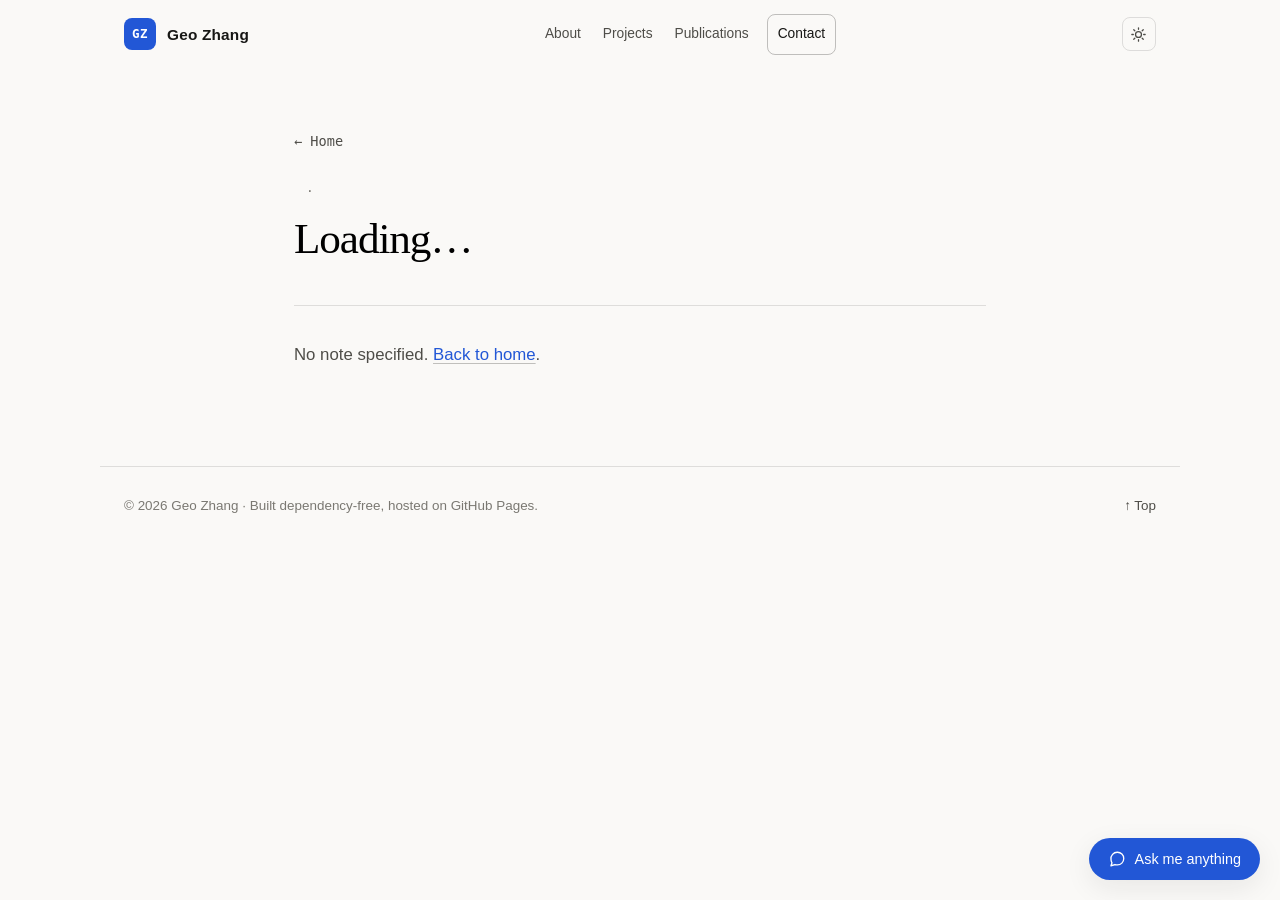
<file: post.html>
<!DOCTYPE html>
<html lang="en">
<head>
  <meta charset="UTF-8" />
  <meta name="viewport" content="width=device-width, initial-scale=1.0" />
  <title>Note — Geo Zhang</title>
  <meta name="description" content="A note by Geo Zhang." />
  <meta name="author" content="Geo Zhang" />

  <meta property="og:type" content="article" />
  <meta property="og:title" content="Note — Geo Zhang" />
  <meta property="og:url" content="https://geoz-lab.github.io" />

  <meta name="theme-color" content="#faf9f7" media="(prefers-color-scheme: light)" />
  <meta name="theme-color" content="#141413" media="(prefers-color-scheme: dark)" />

  <link rel="icon" type="image/svg+xml" href="favicon.svg" />
  <link rel="stylesheet" href="styles.css" />

  <!-- Apply the saved theme before first paint to avoid a flash. -->
  <script>
    (function () {
      try {
        var t = localStorage.getItem("theme");
        if (t === "light" || t === "dark") document.documentElement.setAttribute("data-theme", t);
      } catch (e) {}
    })();
  </script>
</head>
<body class="body--post">
  <a class="skip-link" href="#main">Skip to content</a>

  <div class="scroll-progress" id="scrollProgress" aria-hidden="true"></div>

  <header class="nav scrolled" id="nav">
    <div class="nav__inner">
      <a href="index.html#top" class="nav__brand" aria-label="Geo Zhang — home">
        <span class="nav__mark">GZ</span>
        <span class="nav__name">Geo Zhang</span>
      </a>

      <nav class="nav__links" id="navLinks" aria-label="Primary">
        <a href="index.html#about">About</a>
        <a href="index.html#projects">Projects</a>
        <a href="index.html#publications">Publications</a>
        <a href="index.html#contact" class="nav__cta">Contact</a>
      </nav>

      <div class="nav__right">
        <button class="nav__theme" id="themeToggle" type="button" aria-label="Switch colour theme">
          <svg class="icon-sun" viewBox="0 0 24 24" fill="none" stroke="currentColor" stroke-width="1.8" stroke-linecap="round" aria-hidden="true">
            <circle cx="12" cy="12" r="4.2"/>
            <path d="M12 2.6v2.1M12 19.3v2.1M2.6 12h2.1M19.3 12h2.1M5.3 5.3l1.5 1.5M17.2 17.2l1.5 1.5M18.7 5.3l-1.5 1.5M6.8 17.2l-1.5 1.5"/>
          </svg>
          <svg class="icon-moon" viewBox="0 0 24 24" fill="none" stroke="currentColor" stroke-width="1.8" stroke-linecap="round" stroke-linejoin="round" aria-hidden="true">
            <path d="M20.5 14.3A8.6 8.6 0 0 1 9.7 3.5a8.6 8.6 0 1 0 10.8 10.8Z"/>
          </svg>
        </button>
        <button class="nav__toggle" id="navToggle" aria-label="Toggle menu" aria-expanded="false" aria-controls="navLinks">
          <span></span><span></span><span></span>
        </button>
      </div>
    </div>
  </header>

  <main id="main" class="post">
    <div class="post__inner">
      <a class="post__back mono" href="index.html">← Home</a>

      <header class="post__head">
        <div class="post__meta">
          <time class="post__date mono" id="postDate"></time>
          <span class="post__read mono" id="postRead"></span>
        </div>
        <h1 class="post__title" id="postTitle">Loading…</h1>
        <div class="note__tags" id="postTags"></div>
      </header>

      <nav class="post__toc" id="postToc" hidden aria-label="Table of contents"></nav>

      <article class="prose" id="postBody"></article>

      <nav class="post__nav" id="postNav" aria-label="More notes"></nav>
    </div>
  </main>

  <footer class="footer">
    <p>© <span id="year">2026</span> Geo Zhang · Built dependency-free, hosted on GitHub Pages.</p>
    <a href="#top" class="footer__top" aria-label="Back to top">↑ Top</a>
  </footer>

  <script src="script.js"></script>
  <script src="md.js"></script>
  <script src="posts.js"></script>
  <script src="ask.js"></script>
</body>
</html>
</file>
<file: styles.css>
/* =========================================================
   Geo Zhang — personal site
   Dependency-free. Clean editorial layout: serif display,
   generous whitespace, hairline borders, blue accent.
   Light by default, dark via prefers-color-scheme or
   an explicit [data-theme] override on <html>.
   ========================================================= */

/* ---------- Tokens: light ---------- */
:root {
  color-scheme: light;

  --bg:        #faf9f7;
  --bg-2:      #f3f1ed;
  --surface:   #ffffff;
  --surface-2: #f6f5f2;

  --border:   rgba(23, 23, 21, 0.12);
  --border-2: rgba(23, 23, 21, 0.26);

  --text:        #171715;
  --text-strong: #000000;
  --muted:       #4e4d48;
  --faint:       #7a7872;

  --accent:      #2257d6;
  --accent-2:    #17409f;
  --accent-soft: rgba(34, 87, 214, 0.08);
  --on-accent:   #ffffff;

  --shadow:    0 1px 2px rgba(23, 23, 21, 0.05);
  --shadow-lg: 0 8px 28px rgba(23, 23, 21, 0.08);

  --maxw: 1080px;
  --radius: 12px;
  --radius-sm: 8px;
  --ease: cubic-bezier(0.22, 1, 0.36, 1);

  --mono:  ui-monospace, "SF Mono", "JetBrains Mono", "Fira Code", Menlo, monospace;
  --sans:  -apple-system, BlinkMacSystemFont, "Segoe UI", Inter, Roboto, Helvetica, Arial, sans-serif;
  --serif: ui-serif, "New York", "Iowan Old Style", Georgia, "Palatino Linotype", Palatino, serif;
}

/* ---------- Tokens: dark ---------- */
@media (prefers-color-scheme: dark) {
  :root:not([data-theme="light"]) {
    color-scheme: dark;

    --bg:        #141413;
    --bg-2:      #1b1b19;
    --surface:   #1e1e1c;
    --surface-2: #262623;

    --border:   rgba(245, 244, 238, 0.13);
    --border-2: rgba(245, 244, 238, 0.28);

    --text:        #f3f2ec;
    --text-strong: #ffffff;
    --muted:       #b6b4ab;
    --faint:       #8b8980;

    --accent:      #7ea6f7;
    --accent-2:    #a7c3fb;
    --accent-soft: rgba(126, 166, 247, 0.12);
    --on-accent:   #0d1b33;

    --shadow:    none;
    --shadow-lg: 0 8px 28px rgba(0, 0, 0, 0.4);
  }
}

:root[data-theme="dark"] {
  color-scheme: dark;

  --bg:        #141413;
  --bg-2:      #1b1b19;
  --surface:   #1e1e1c;
  --surface-2: #262623;

  --border:   rgba(245, 244, 238, 0.13);
  --border-2: rgba(245, 244, 238, 0.28);

  --text:        #f3f2ec;
  --text-strong: #ffffff;
  --muted:       #b6b4ab;
  --faint:       #8b8980;

  --accent:      #7ea6f7;
  --accent-2:    #a7c3fb;
  --accent-soft: rgba(126, 166, 247, 0.12);
  --on-accent:   #0d1b33;

  --shadow:    none;
  --shadow-lg: 0 8px 28px rgba(0, 0, 0, 0.4);
}

* { box-sizing: border-box; margin: 0; padding: 0; }

html { scroll-behavior: smooth; scroll-padding-top: 84px; }

@media (prefers-reduced-motion: reduce) {
  html { scroll-behavior: auto; }
  *, *::before, *::after { animation-duration: .001ms !important; transition-duration: .001ms !important; }
}

body {
  font-family: var(--sans);
  background: var(--bg);
  color: var(--text);
  line-height: 1.65;
  -webkit-font-smoothing: antialiased;
  text-rendering: optimizeLegibility;
  overflow-x: hidden;
}

.mono { font-family: var(--mono); }

h1, h2, h3, .serif {
  font-family: var(--serif);
  font-weight: 400;
  letter-spacing: -0.015em;
}

a { color: var(--accent); text-decoration: none; transition: color .2s var(--ease); }
a:hover { color: var(--accent-2); }

strong { color: var(--text-strong); font-weight: 600; }

::selection { background: var(--accent-soft); color: var(--text-strong); }

:focus-visible {
  outline: 2px solid var(--accent);
  outline-offset: 2px;
  border-radius: 4px;
}

.skip-link {
  position: absolute; left: -999px; top: 0; z-index: 200;
  background: var(--accent); color: var(--on-accent); padding: 10px 16px; border-radius: var(--radius-sm);
}
.skip-link:focus { left: 12px; top: 12px; }

/* ---------- Scroll progress ---------- */
.scroll-progress {
  position: fixed; top: 0; left: 0; height: 2px; width: 0;
  background: var(--accent); z-index: 120; transition: width .1s linear;
}

/* ---------- Nav ---------- */
.nav {
  position: fixed; top: 0; left: 0; right: 0; z-index: 100;
  transition: background .3s var(--ease), border-color .3s var(--ease), backdrop-filter .3s;
  border-bottom: 1px solid transparent;
}
.nav.scrolled {
  background: color-mix(in srgb, var(--bg) 85%, transparent);
  backdrop-filter: blur(12px);
  -webkit-backdrop-filter: blur(12px);
  border-bottom-color: var(--border);
}
@supports not (background: color-mix(in srgb, red 50%, transparent)) {
  .nav.scrolled { background: var(--bg); }
}
.nav__inner {
  max-width: var(--maxw); margin: 0 auto; padding: 14px 24px;
  display: flex; align-items: center; justify-content: space-between; gap: 20px;
}
.nav__brand { display: flex; align-items: center; gap: 11px; color: var(--text); font-weight: 600; }
.nav__brand:hover { color: var(--text); }
.nav__mark {
  font-family: var(--mono); font-weight: 700; font-size: .78rem; letter-spacing: .5px;
  width: 32px; height: 32px; display: grid; place-items: center;
  border-radius: var(--radius-sm); color: var(--on-accent);
  background: var(--accent);
}
.nav__name { font-size: .96rem; letter-spacing: .2px; }

.nav__links { display: flex; align-items: center; gap: 2px; }
.nav__links a {
  color: var(--muted); font-size: .86rem; padding: 8px 10px; border-radius: var(--radius-sm);
  transition: color .2s var(--ease), background .2s var(--ease);
}
.nav__links a:hover { color: var(--text); background: var(--surface-2); }
.nav__links a.active { color: var(--text); font-weight: 500; }
.nav__cta {
  color: var(--text) !important; border: 1px solid var(--border-2);
  margin-left: 6px;
}
.nav__cta:hover { border-color: var(--accent); color: var(--accent) !important; background: var(--accent-soft) !important; }

.nav__right { display: flex; align-items: center; gap: 8px; }

/* Theme toggle */
.nav__theme {
  width: 34px; height: 34px; flex-shrink: 0;
  display: grid; place-items: center;
  background: none; border: 1px solid var(--border); border-radius: var(--radius-sm);
  color: var(--muted); cursor: pointer;
  transition: color .2s var(--ease), border-color .2s var(--ease), background .2s var(--ease);
}
.nav__theme:hover { color: var(--text); border-color: var(--border-2); background: var(--surface-2); }
.nav__theme svg { width: 17px; height: 17px; }
.nav__theme .icon-moon { display: none; }
:root[data-theme="dark"] .nav__theme .icon-moon { display: block; }
:root[data-theme="dark"] .nav__theme .icon-sun { display: none; }
@media (prefers-color-scheme: dark) {
  :root:not([data-theme="light"]) .nav__theme .icon-moon { display: block; }
  :root:not([data-theme="light"]) .nav__theme .icon-sun { display: none; }
}

.nav__toggle {
  display: none; flex-direction: column; gap: 5px; background: none; border: 0;
  cursor: pointer; padding: 8px;
}
.nav__toggle span { width: 22px; height: 2px; background: var(--text); border-radius: 2px; transition: transform .3s var(--ease), opacity .3s; }
.nav__toggle[aria-expanded="true"] span:nth-child(1) { transform: translateY(7px) rotate(45deg); }
.nav__toggle[aria-expanded="true"] span:nth-child(2) { opacity: 0; }
.nav__toggle[aria-expanded="true"] span:nth-child(3) { transform: translateY(-7px) rotate(-45deg); }

/* ---------- Hero ---------- */
.hero {
  position: relative;
  display: flex; flex-direction: column; justify-content: center;
  max-width: var(--maxw); margin: 0 auto; padding: 164px 24px 72px;
}

.hero__content { position: relative; max-width: 720px; }

.hero__eyebrow {
  display: inline-flex; align-items: center; gap: 9px;
  font-family: var(--mono); font-size: .8rem; color: var(--muted);
  padding: 6px 14px; border: 1px solid var(--border); border-radius: 100px;
  background: var(--surface); margin-bottom: 32px;
}
.hero__eyebrow .dot {
  width: 7px; height: 7px; border-radius: 50%; background: var(--accent);
}

.hero__title {
  font-family: var(--serif);
  font-size: clamp(3rem, 9vw, 5.6rem); line-height: 1.02; font-weight: 400;
  letter-spacing: -0.03em; margin-bottom: 20px;
  color: var(--text-strong);
}
.hero__role {
  font-family: var(--mono); font-size: clamp(1rem, 3vw, 1.35rem);
  color: var(--accent); margin-bottom: 26px; display: flex; align-items: center; gap: 8px;
}
.hero__role .rotator { color: var(--text); }
.hero__role .cursor { color: var(--accent); animation: blink 1.1s steps(1) infinite; font-weight: 400; }
@keyframes blink { 50% { opacity: 0; } }

.hero__lede { font-size: clamp(1.05rem, 2.2vw, 1.22rem); color: var(--muted); max-width: 620px; margin-bottom: 36px; }
.hero__lede strong { color: var(--text); font-weight: 600; }

.hero__actions { display: flex; flex-wrap: wrap; gap: 12px; margin-bottom: 36px; }

.btn {
  display: inline-flex; align-items: center; justify-content: center;
  padding: 12px 22px; border-radius: 10px; font-weight: 500; font-size: .95rem;
  border: 1px solid transparent; cursor: pointer;
  transition: background .2s var(--ease), border-color .2s var(--ease), color .2s var(--ease);
}
.btn--primary { background: var(--accent); color: var(--on-accent); }
.btn--primary:hover { background: var(--accent-2); color: var(--on-accent); }
.btn--ghost { border-color: var(--border-2); color: var(--text); background: var(--surface); }
.btn--ghost:hover { border-color: var(--accent); color: var(--accent); background: var(--accent-soft); }
.btn--lg { padding: 15px 28px; font-size: 1.02rem; }

.hero__socials { display: flex; gap: 10px; }
.iconbtn {
  width: 42px; height: 42px; display: grid; place-items: center;
  border: 1px solid var(--border); border-radius: 10px; color: var(--muted);
  background: var(--surface);
  transition: color .2s var(--ease), border-color .2s var(--ease), background .2s var(--ease);
}
.iconbtn:hover { color: var(--accent); border-color: var(--border-2); background: var(--surface-2); }

.hero__stats {
  position: relative; list-style: none;
  display: flex; flex-wrap: wrap; gap: 48px; margin-top: 56px;
  padding-top: 32px; border-top: 1px solid var(--border);
}
.hero__stats li { display: block; position: relative; }
.hero__stats .num {
  font-family: var(--serif); font-size: 2.5rem; font-weight: 400;
  color: var(--text-strong); display: inline; letter-spacing: -0.02em;
}
.hero__stats .plus { font-family: var(--serif); font-size: 1.5rem; color: var(--accent); vertical-align: top; margin-left: 1px; }
.hero__stats .num, .hero__stats .plus { line-height: 1; }
.hero__stats .lbl { display: block; font-size: .76rem; color: var(--faint); margin-top: 10px; text-transform: uppercase; letter-spacing: 1.4px; }

/* ---------- Sections ---------- */
.section { max-width: var(--maxw); margin: 0 auto; padding: 88px 24px; }
.section__head { display: flex; align-items: baseline; gap: 14px; margin-bottom: 40px; }
.section__index {
  font-family: var(--mono); font-size: .78rem; color: var(--faint);
  border: 1px solid var(--border); border-radius: var(--radius-sm); padding: 3px 9px;
}
.section__title {
  font-family: var(--serif); font-size: clamp(1.9rem, 4.4vw, 2.5rem);
  font-weight: 400; letter-spacing: -0.02em; color: var(--text-strong);
}

/* ---------- About ---------- */
.about { max-width: 720px; }
.about p { font-size: 1.1rem; color: var(--muted); margin-bottom: 20px; }
.about strong { color: var(--text); font-weight: 600; }

/* ---------- Cards (Expertise) ---------- */
.cards { display: grid; grid-template-columns: repeat(2, 1fr); gap: 16px; }
.card {
  position: relative; background: var(--surface); border: 1px solid var(--border);
  border-radius: var(--radius); padding: 26px;
  box-shadow: var(--shadow);
  transition: border-color .25s var(--ease), background .25s var(--ease);
}
.card:hover { border-color: var(--border-2); background: var(--surface-2); }
.card__glyph {
  font-size: 1.35rem; width: 46px; height: 46px; display: grid; place-items: center;
  border-radius: 10px; margin-bottom: 18px; color: var(--accent);
  background: var(--accent-soft); border: 1px solid var(--border);
}
.card h3 { font-size: 1.22rem; margin-bottom: 10px; color: var(--text-strong); }
.card p { color: var(--muted); font-size: .96rem; margin-bottom: 16px; }
.tags { list-style: none; display: flex; flex-wrap: wrap; gap: 7px; }
.tags li {
  font-family: var(--mono); font-size: .74rem; color: var(--muted);
  padding: 3px 10px; border: 1px solid var(--border); border-radius: 100px;
  background: var(--bg-2);
}

.sustain__link { margin-top: 26px; color: var(--muted); font-size: .94rem; }

/* ---------- Timeline (Experience) ---------- */
.timeline { list-style: none; position: relative; padding-left: 28px; }
.timeline::before {
  content: ""; position: absolute; left: 5px; top: 8px; bottom: 8px; width: 1px;
  background: var(--border-2);
}
.timeline__item { position: relative; padding-bottom: 44px; }
.timeline__item:last-child { padding-bottom: 0; }
.timeline__dot {
  position: absolute; left: -28px; top: 8px; width: 11px; height: 11px;
  border-radius: 50%; background: var(--bg); border: 2px solid var(--accent);
}
.timeline__top { display: flex; flex-wrap: wrap; align-items: baseline; justify-content: space-between; gap: 8px; }
.timeline__body h3 { font-size: 1.2rem; color: var(--text-strong); }
.timeline__date { color: var(--faint); font-size: .83rem; white-space: nowrap; font-family: var(--mono); }
.timeline__org { color: var(--accent); font-size: .95rem; margin: 4px 0 12px; }
.timeline__body ul { list-style: none; display: flex; flex-direction: column; gap: 8px; }
.timeline__body ul li { position: relative; padding-left: 18px; color: var(--muted); font-size: .96rem; }
.timeline__body ul li::before {
  content: ""; position: absolute; left: 2px; top: .7em;
  width: 5px; height: 5px; border-radius: 50%; background: var(--border-2);
}

/* ---------- Projects ---------- */
.projects { display: grid; grid-template-columns: repeat(2, 1fr); gap: 16px; }
.project {
  position: relative; background: var(--surface); border: 1px solid var(--border);
  border-radius: var(--radius); padding: 24px; display: flex; flex-direction: column;
  box-shadow: var(--shadow);
  transition: border-color .25s var(--ease), background .25s var(--ease);
}
.project:hover { border-color: var(--border-2); background: var(--surface-2); }
.project__top { display: flex; align-items: center; justify-content: space-between; margin-bottom: 14px; }
.project__tag {
  font-family: var(--mono); font-size: .68rem; color: var(--accent);
  text-transform: uppercase; letter-spacing: .09em;
  padding: 3px 9px; border-radius: 100px; background: var(--accent-soft); border: 1px solid var(--border);
}
.project__repo { color: var(--faint); display: grid; place-items: center; transition: color .2s; }
.project__repo:hover { color: var(--accent); }
.project h3 { font-size: 1.18rem; margin-bottom: 10px; line-height: 1.3; color: var(--text-strong); }
.project p { color: var(--muted); font-size: .94rem; flex-grow: 1; margin-bottom: 16px; }
.project__cta { align-self: flex-start; padding: 9px 16px; font-size: .9rem; margin-bottom: 14px; }
.project__date { color: var(--faint); font-size: .79rem; font-family: var(--mono); }

/* ---------- Publications ---------- */
.pub__profile { color: var(--muted); margin-bottom: 8px; font-size: 1rem; }
.pub__metrics {
  display: flex; flex-wrap: wrap; gap: 10px; margin-bottom: 30px;
  list-style: none;
}
.pub__metrics li {
  font-family: var(--mono); font-size: .78rem; color: var(--muted);
  border: 1px solid var(--border); border-radius: 100px; padding: 4px 12px;
  background: var(--surface);
}
.pub__metrics b { color: var(--text-strong); font-weight: 600; }
.pubs { list-style: none; display: flex; flex-direction: column; }
.pub {
  display: flex; gap: 20px; align-items: flex-start; padding: 20px 0;
  border-bottom: 1px solid var(--border);
}
.pub:last-child { border-bottom: 0; }
.pub__year {
  flex-shrink: 0; color: var(--faint); font-size: .82rem; width: 44px; padding-top: 3px;
}
.pub__body { flex-grow: 1; }
.pub__title { color: var(--text); font-size: 1.02rem; line-height: 1.55; }
.pub__title strong { color: var(--text-strong); }
.pub__venue { color: var(--faint); font-size: .88rem; margin-top: 4px; }
.pub__venue em { font-style: normal; color: var(--accent); }
.pub__cites {
  flex-shrink: 0; font-size: .73rem; color: var(--muted);
  border: 1px solid var(--border); border-radius: 100px; padding: 3px 10px; white-space: nowrap;
  background: var(--surface);
}
.pub__cites::after { content: " cited"; color: var(--faint); }

/* ---------- Education ---------- */
.edu { display: flex; flex-direction: column; gap: 16px; }
.edu__item {
  background: var(--surface); border: 1px solid var(--border); border-radius: var(--radius);
  padding: 24px; box-shadow: var(--shadow);
  transition: border-color .25s var(--ease), background .25s var(--ease);
}
.edu__item:hover { border-color: var(--border-2); background: var(--surface-2); }
.edu__top { display: flex; flex-wrap: wrap; align-items: baseline; justify-content: space-between; gap: 8px; }
.edu__item h3 { font-size: 1.22rem; color: var(--text-strong); }
.edu__date { color: var(--faint); font-size: .83rem; font-family: var(--mono); }
.edu__degree { color: var(--accent); font-size: 1rem; margin: 4px 0 6px; }
.edu__meta { color: var(--muted); font-size: .9rem; }
.edu__note { color: var(--faint); font-size: .86rem; margin-top: 10px; }

/* ---------- Contact ---------- */
.section--contact { text-align: center; padding-top: 56px; padding-bottom: 104px; }
.contact { max-width: 620px; margin: 0 auto; }
.contact .section__index { display: inline-block; margin-bottom: 22px; }
.contact__title {
  font-family: var(--serif); font-size: clamp(2.1rem, 5.6vw, 3.1rem);
  font-weight: 400; letter-spacing: -0.025em; margin-bottom: 16px;
  color: var(--text-strong);
}
.contact__lede { color: var(--muted); font-size: 1.1rem; margin-bottom: 30px; }
.otw { color: var(--accent); font-weight: 600; white-space: nowrap; }
.otw::first-letter { font-size: .7em; vertical-align: middle; }
.contact__socials { display: flex; gap: 24px; justify-content: center; margin-top: 28px; flex-wrap: wrap; }
.contact__socials a { color: var(--muted); font-size: .95rem; }
.contact__socials a:hover { color: var(--accent); }

/* ---------- Footer ---------- */
.footer {
  max-width: var(--maxw); margin: 0 auto; padding: 28px 24px;
  border-top: 1px solid var(--border);
  display: flex; flex-wrap: wrap; gap: 12px; align-items: center; justify-content: space-between;
  color: var(--faint); font-size: .84rem;
}
.footer__top { color: var(--muted); }

/* ---------- Notes (Markdown posts) ---------- */
.section__count { margin-left: auto; color: var(--faint); font-size: .78rem; }
.notes__lede { color: var(--muted); max-width: 62ch; margin-top: -22px; margin-bottom: 30px; }

.notes { display: grid; grid-template-columns: repeat(2, 1fr); gap: 16px; }

.note {
  display: flex; flex-direction: column;
  background: var(--surface); border: 1px solid var(--border);
  border-radius: var(--radius); padding: 22px 24px; color: var(--text);
  box-shadow: var(--shadow);
  transition: border-color .25s var(--ease), background .25s var(--ease);
}
.note:hover { border-color: var(--border-2); background: var(--surface-2); color: var(--text); }
.note__meta { display: flex; align-items: center; gap: 12px; margin-bottom: 10px; }
.note__date { color: var(--faint); font-size: .79rem; letter-spacing: .02em; }
.note__read { color: var(--faint); font-size: .77rem; }
.note__read::before { content: "·"; margin-right: 12px; }
.note__title { font-size: 1.2rem; line-height: 1.35; margin-bottom: 10px; color: var(--text-strong); }
.note:hover .note__title { color: var(--accent); }
.note__summary { color: var(--muted); font-size: .93rem; flex-grow: 1; margin-bottom: 16px; }
.note__tags { display: flex; flex-wrap: wrap; gap: 7px; }
.note__tag {
  font-family: var(--mono); font-size: .68rem; letter-spacing: .08em; text-transform: uppercase;
  color: var(--accent); background: var(--accent-soft);
  border: 1px solid var(--border); border-radius: 999px; padding: 3px 10px;
}
.note__cta { margin-top: 16px; color: var(--faint); font-size: .8rem; transition: color .2s var(--ease); }
.note:hover .note__cta { color: var(--accent); }
.notes__empty { color: var(--muted); grid-column: 1 / -1; }
.notes__empty code, .prose code { font-family: var(--mono); font-size: .88em; }
.notes__more { color: var(--faint); font-size: .8rem; margin-top: 18px; }

/* ---------- Single note page ---------- */
.body--post { background: var(--bg); }
.post { max-width: 740px; margin: 0 auto; padding: 128px 24px 40px; }
.post__back { display: inline-block; color: var(--muted); font-size: .85rem; margin-bottom: 28px; }
.post__back:hover { color: var(--accent); }
.post__head { border-bottom: 1px solid var(--border); padding-bottom: 26px; margin-bottom: 34px; }
.post__meta { display: flex; align-items: center; gap: 12px; margin-bottom: 12px; }
.post__date { color: var(--faint); font-size: .84rem; }
.post__read { color: var(--faint); font-size: .8rem; }
.post__read::before { content: "·"; margin-right: 12px; }
.post__title {
  font-family: var(--serif); font-weight: 400; color: var(--text-strong);
  font-size: clamp(2rem, 4.4vw, 2.7rem); line-height: 1.15; letter-spacing: -.025em; margin-bottom: 16px;
}

.post__toc {
  background: var(--surface); border: 1px solid var(--border);
  border-radius: var(--radius); padding: 18px 22px; margin-bottom: 34px;
  box-shadow: var(--shadow);
}
.post__toc-title { color: var(--faint); font-size: .7rem; letter-spacing: .14em; text-transform: uppercase; margin-bottom: 10px; font-family: var(--mono); }
.post__toc ul { list-style: none; display: grid; gap: 6px; }
.post__toc a { color: var(--muted); font-size: .9rem; }
.post__toc a:hover { color: var(--accent); }
.post__toc .lvl-3 { padding-left: 18px; font-size: .86rem; }

.post__nav { display: flex; flex-wrap: wrap; gap: 16px; justify-content: space-between; margin-top: 56px; }
.post__nav-link {
  flex: 1 1 240px; display: flex; flex-direction: column; gap: 6px;
  background: var(--surface); border: 1px solid var(--border); border-radius: var(--radius);
  padding: 16px 20px; color: var(--text); font-size: .95rem;
  box-shadow: var(--shadow);
  transition: border-color .25s var(--ease), background .25s var(--ease);
}
.post__nav-link:hover { border-color: var(--border-2); background: var(--surface-2); color: var(--accent); }
.post__nav-link span { color: var(--faint); font-size: .72rem; letter-spacing: .1em; text-transform: uppercase; font-family: var(--mono); }
.post__nav-link--next { text-align: right; }

/* ---------- Rendered Markdown ---------- */
.prose { color: var(--text); font-size: 1.05rem; line-height: 1.78; }
.prose > * + * { margin-top: 1.1em; }
.prose h1, .prose h2, .prose h3, .prose h4, .prose h5, .prose h6 {
  font-family: var(--serif); font-weight: 400; color: var(--text-strong);
  line-height: 1.28; scroll-margin-top: 96px; letter-spacing: -0.015em;
}
.prose h1 { font-size: 1.95rem; margin-top: 1.8em; }
.prose h2 { font-size: 1.5rem; margin-top: 1.9em; padding-bottom: .3em; border-bottom: 1px solid var(--border); }
.prose h3 { font-size: 1.2rem; margin-top: 1.7em; }
.prose h4 { font-size: 1.02rem; margin-top: 1.5em; font-family: var(--sans); font-weight: 600; }
.prose p { color: var(--muted); }
.prose strong { color: var(--text-strong); }
.prose ul, .prose ol { padding-left: 1.35em; }
.prose li { color: var(--muted); }
.prose li + li { margin-top: .4em; }
.prose li::marker { color: var(--faint); }
.prose li.task { list-style: none; margin-left: -1.35em; }
.prose li.task input { accent-color: var(--accent); margin-right: .5em; }
.prose blockquote {
  border-left: 2px solid var(--accent); background: var(--accent-soft);
  border-radius: 0 var(--radius-sm) var(--radius-sm) 0; padding: 6px 20px; color: var(--muted);
}
.prose blockquote > * + * { margin-top: .8em; }
.prose code {
  background: var(--bg-2); border: 1px solid var(--border);
  border-radius: 5px; padding: .12em .38em; color: var(--text);
}
.prose pre {
  background: var(--bg-2); border: 1px solid var(--border); border-radius: 10px;
  padding: 18px 20px; overflow-x: auto; line-height: 1.6;
}
.prose pre code {
  background: none; border: 0; padding: 0; color: var(--text);
  font-family: var(--mono); font-size: .88rem; white-space: pre;
}
.prose hr { border: 0; border-top: 1px solid var(--border); margin: 2.4em 0; }
.prose img { max-width: 100%; border-radius: 10px; border: 1px solid var(--border); display: block; }
.prose a { text-decoration: underline; text-underline-offset: 3px; text-decoration-color: var(--border-2); }
.prose a:hover { text-decoration-color: var(--accent); }
.prose__tablewrap { overflow-x: auto; }
.prose table { width: 100%; border-collapse: collapse; font-size: .93rem; }
.prose th, .prose td { border: 1px solid var(--border); padding: 10px 14px; text-align: left; }
.prose th { background: var(--bg-2); color: var(--text); font-family: var(--mono); font-size: .8rem; letter-spacing: .04em; font-weight: 600; }
.prose td { color: var(--muted); }
.prose del { color: var(--faint); }

/* ---------- Reveal animation ---------- */
.reveal { opacity: 0; transform: translateY(16px); transition: opacity .6s var(--ease), transform .6s var(--ease); }
.reveal.in { opacity: 1; transform: none; }

/* ---------- Responsive ---------- */
@media (max-width: 860px) {
  .cards, .projects, .notes { grid-template-columns: 1fr; }
  .post { padding-top: 108px; }
  .hero { padding-top: 132px; }
}

@media (max-width: 720px) {
  .nav__links {
    position: fixed; inset: 0 0 0 auto; width: min(80vw, 320px);
    flex-direction: column; align-items: stretch; gap: 6px;
    background: var(--bg); border-left: 1px solid var(--border);
    padding: 96px 20px 20px; transform: translateX(100%);
    transition: transform .35s var(--ease); z-index: 90;
  }
  .nav__links.open { transform: translateX(0); box-shadow: var(--shadow-lg); }
  .nav__links a { padding: 14px 16px; font-size: 1rem; }
  .nav__cta { margin-left: 0; text-align: center; }
  .nav__toggle { display: flex; z-index: 95; }
  .hero__stats { gap: 32px; }
  .hero__stats .num { font-size: 2.1rem; }
  .section { padding: 68px 24px; }
  .pub { gap: 14px; }
}

/* ---------- "Ask me anything" widget ---------- */
.ask {
  position: fixed; right: 20px; bottom: 20px; z-index: 130;
  display: flex; flex-direction: column; align-items: flex-end; gap: 12px;
}

.ask__launcher {
  display: inline-flex; align-items: center; gap: 9px;
  padding: 11px 18px; border-radius: 100px; cursor: pointer;
  background: var(--accent); color: var(--on-accent);
  border: 1px solid transparent; font-family: var(--sans);
  font-size: .9rem; font-weight: 500;
  box-shadow: var(--shadow-lg);
  transition: background .2s var(--ease);
}
.ask__launcher:hover { background: var(--accent-2); }
.ask__launcher svg { width: 18px; height: 18px; flex-shrink: 0; }
.ask.is-open .ask__launcher-text { display: none; }
.ask.is-open .ask__launcher { padding: 12px; }

.ask__panel {
  width: min(92vw, 380px); max-height: min(72vh, 560px);
  display: flex; flex-direction: column;
  background: var(--bg); border: 1px solid var(--border-2);
  border-radius: var(--radius); overflow: hidden;
  box-shadow: var(--shadow-lg);
}
.ask__panel[hidden] { display: none; }

.ask__head {
  display: flex; align-items: flex-start; justify-content: space-between; gap: 12px;
  padding: 16px 16px 14px; border-bottom: 1px solid var(--border);
  background: var(--surface);
}
.ask__title { font-family: var(--serif); font-size: 1.05rem; color: var(--text-strong); line-height: 1.3; }
.ask__sub { font-size: .76rem; color: var(--faint); margin-top: 2px; }
.ask__close {
  flex-shrink: 0; width: 28px; height: 28px; display: grid; place-items: center;
  background: none; border: 0; border-radius: 7px; color: var(--faint); cursor: pointer;
  transition: color .2s var(--ease), background .2s var(--ease);
}
.ask__close:hover { color: var(--text); background: var(--surface-2); }
.ask__close svg { width: 15px; height: 15px; }

.ask__log {
  flex: 1 1 auto; overflow-y: auto; padding: 16px;
  display: flex; flex-direction: column; gap: 12px;
  overscroll-behavior: contain;
}
.ask__msg { display: flex; }
.ask__msg--user { justify-content: flex-end; }
.ask__bubble {
  max-width: 85%; padding: 10px 14px; border-radius: 14px;
  font-size: .91rem; line-height: 1.6; white-space: pre-wrap;
}
.ask__msg--bot .ask__bubble {
  background: var(--surface); border: 1px solid var(--border);
  color: var(--text); border-bottom-left-radius: 5px;
}
.ask__msg--user .ask__bubble {
  background: var(--accent); color: var(--on-accent);
  border-bottom-right-radius: 5px;
}

.ask__bubble--wait { display: flex; gap: 5px; align-items: center; padding: 14px; }
.ask__dot {
  width: 6px; height: 6px; border-radius: 50%; background: var(--faint);
  animation: askpulse 1.2s ease-in-out infinite;
}
.ask__dot:nth-child(2) { animation-delay: .15s; }
.ask__dot:nth-child(3) { animation-delay: .3s; }
@keyframes askpulse { 0%, 60%, 100% { opacity: .3; } 30% { opacity: 1; } }

.ask__chips { display: flex; flex-wrap: wrap; gap: 6px; padding: 0 16px 12px; }
.ask__chips.is-hidden { display: none; }
.ask__chip {
  font-family: var(--sans); font-size: .78rem; color: var(--muted); cursor: pointer;
  background: var(--surface); border: 1px solid var(--border);
  border-radius: 100px; padding: 5px 11px;
  transition: color .2s var(--ease), border-color .2s var(--ease), background .2s var(--ease);
}
.ask__chip:hover { color: var(--accent); border-color: var(--accent); background: var(--accent-soft); }

.ask__form {
  display: flex; gap: 8px; align-items: center;
  padding: 12px 14px; border-top: 1px solid var(--border); background: var(--surface);
}
.ask__input {
  flex: 1 1 auto; min-width: 0;
  font-family: var(--sans); font-size: .9rem; color: var(--text);
  background: var(--bg); border: 1px solid var(--border); border-radius: 9px;
  padding: 9px 12px;
}
.ask__input::placeholder { color: var(--faint); }
.ask__input:focus { outline: none; border-color: var(--accent); }
.ask__input:disabled { opacity: .6; }
.ask__send {
  flex-shrink: 0; width: 36px; height: 36px; display: grid; place-items: center;
  background: var(--accent); color: var(--on-accent);
  border: 0; border-radius: 9px; cursor: pointer;
  transition: background .2s var(--ease);
}
.ask__send:hover { background: var(--accent-2); }
.ask__send:disabled { opacity: .5; cursor: default; }
.ask__send svg { width: 17px; height: 17px; }

.ask__note {
  padding: 0 16px 12px; font-size: .71rem; color: var(--faint); background: var(--surface);
  line-height: 1.5;
}

@media (max-width: 520px) {
  .ask { right: 14px; bottom: 14px; left: 14px; align-items: stretch; }
  .ask__panel { width: auto; max-height: 68vh; }
  .ask__launcher { align-self: flex-end; }
}
.ask__head-text { min-width: 0; }
</file>
